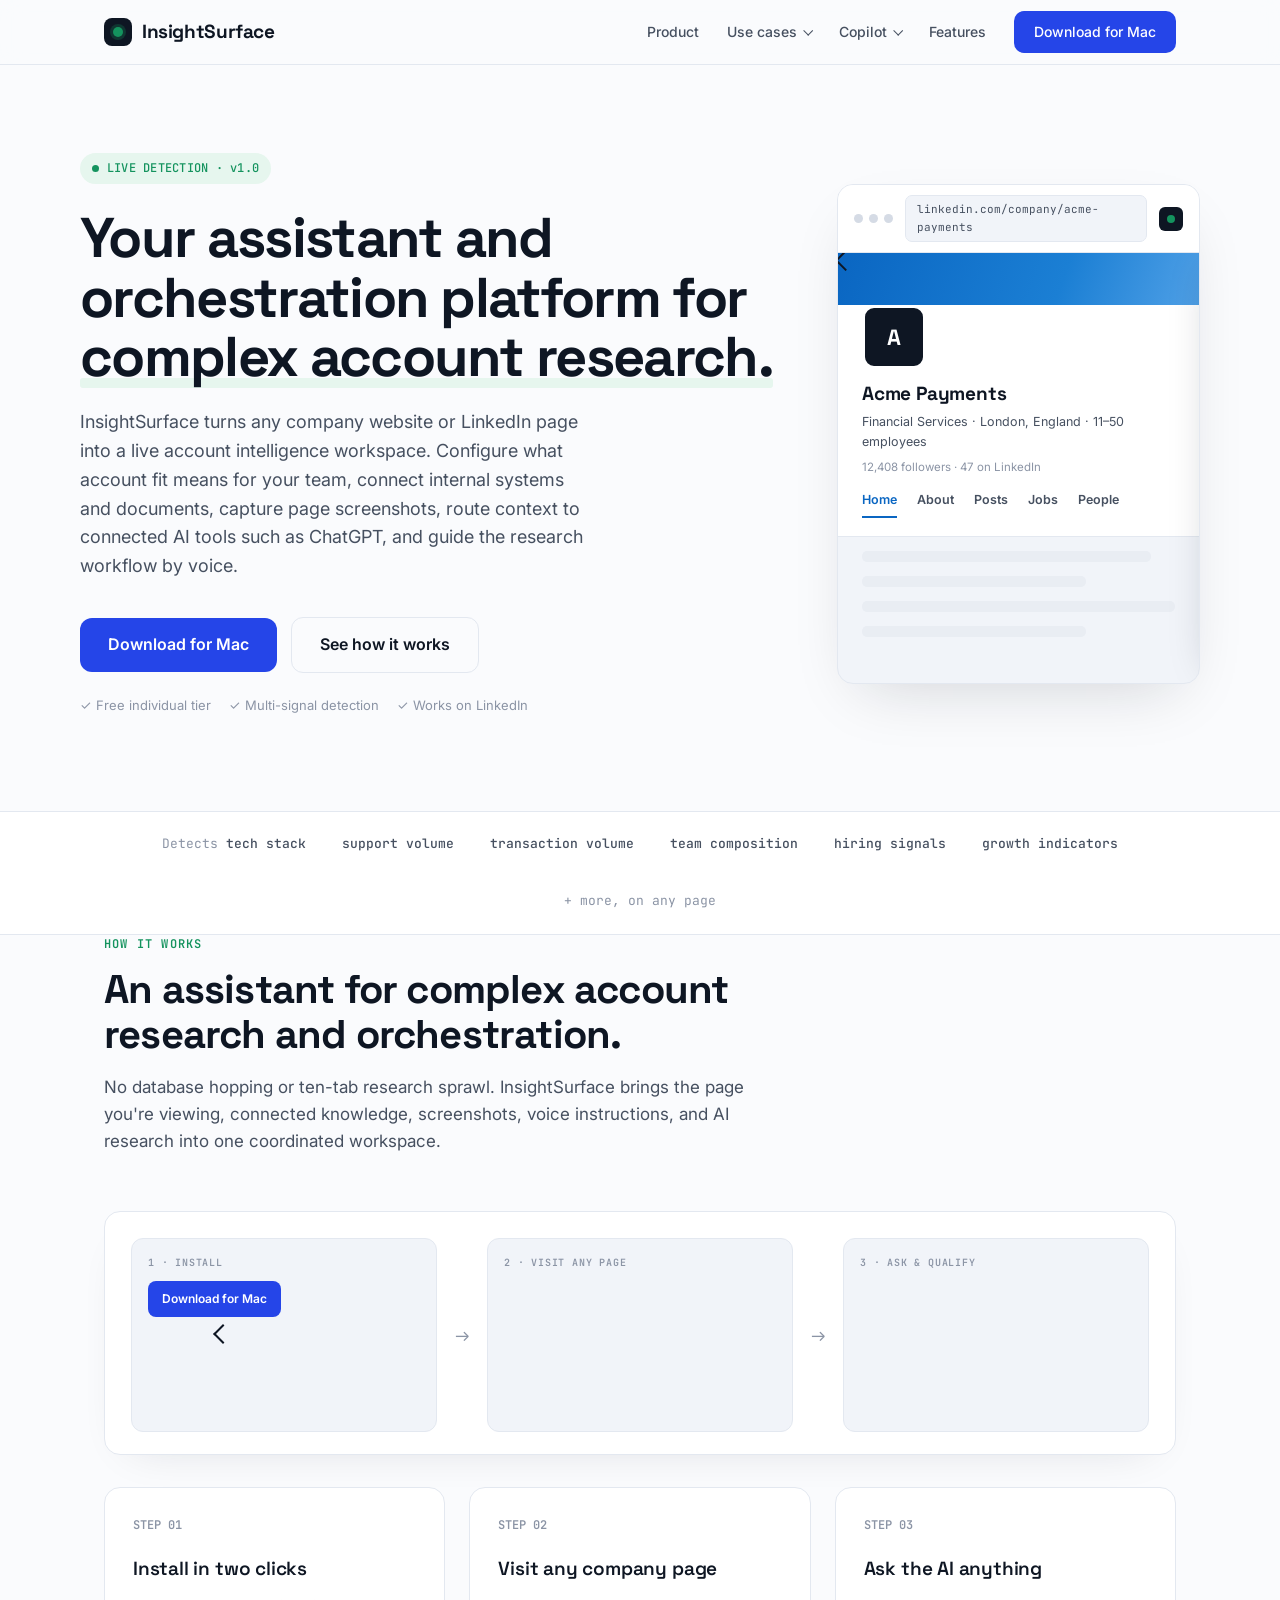
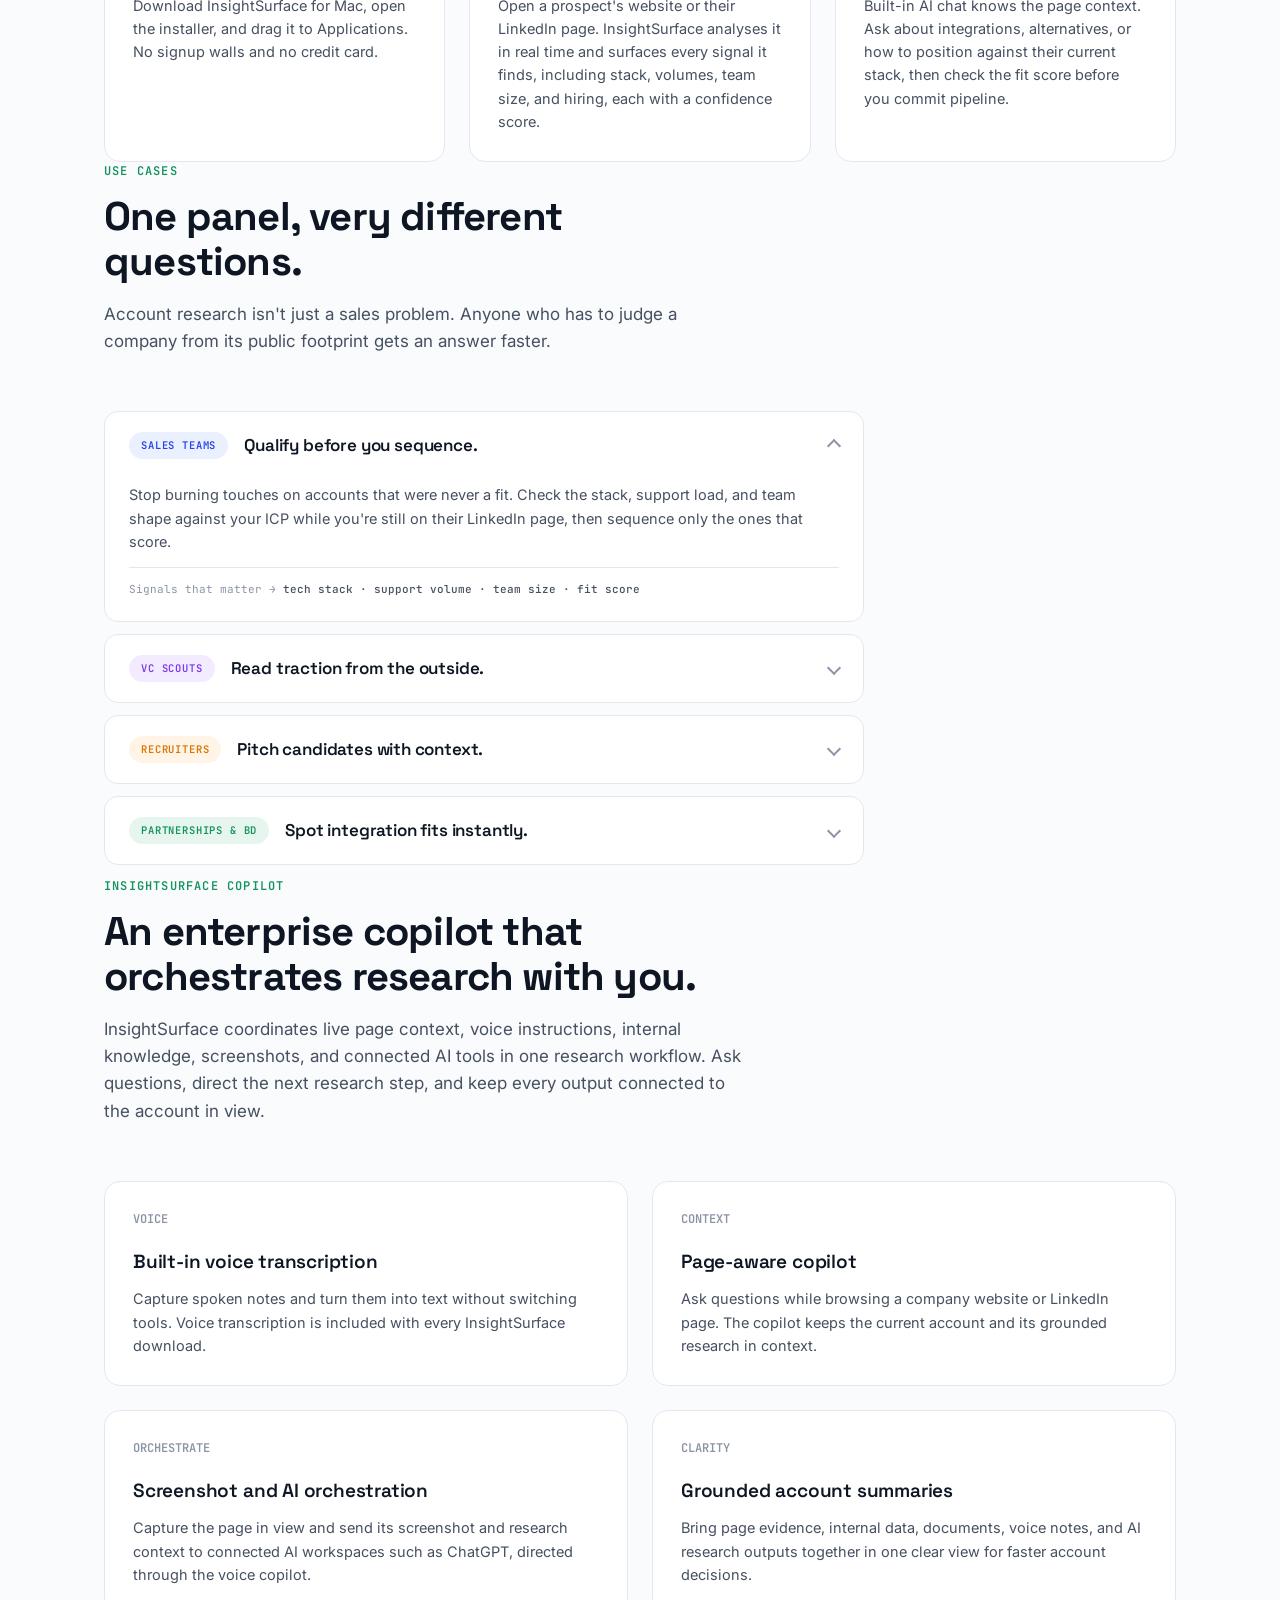
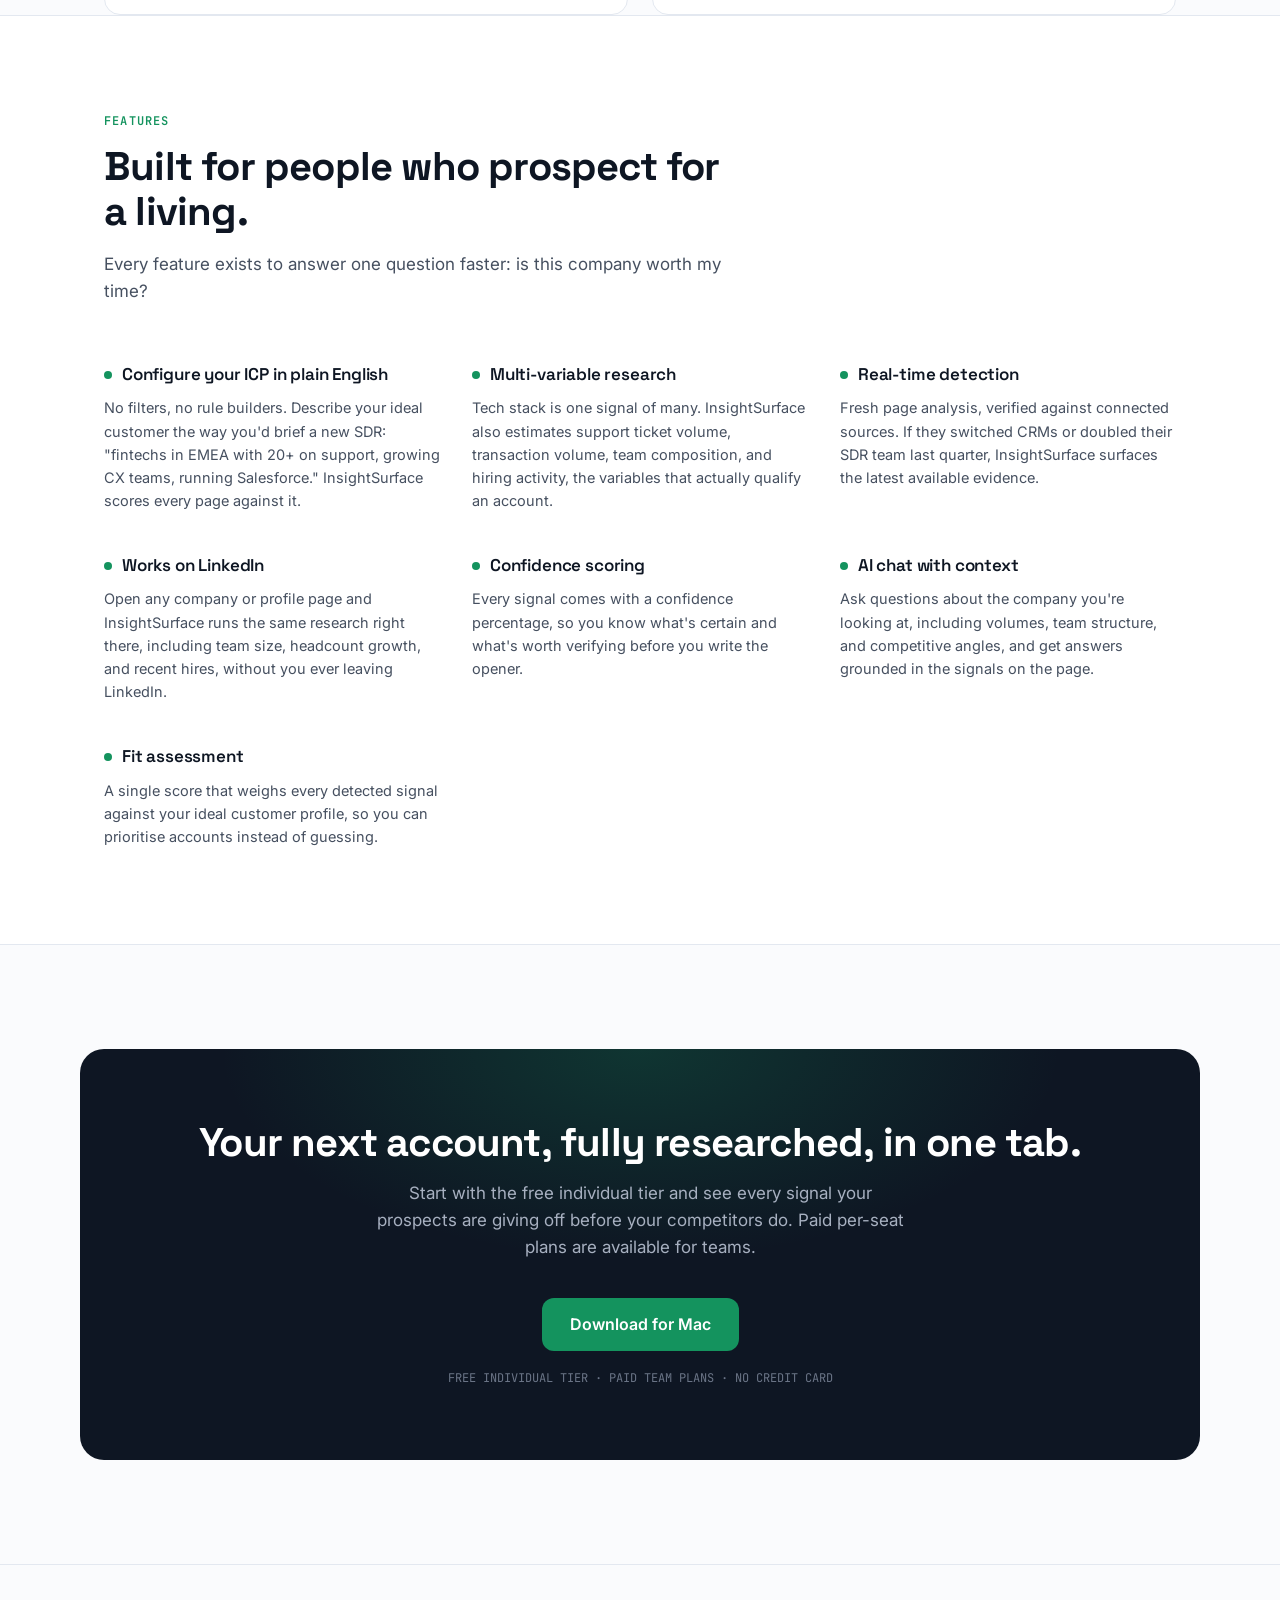
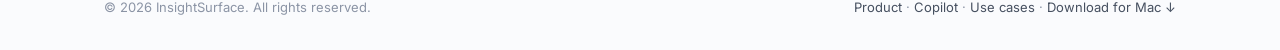
<file: index.html>
<!DOCTYPE html>
<html lang="en">
<head>
<meta charset="UTF-8">
<meta name="viewport" content="width=device-width, initial-scale=1.0">
<title>InsightSurface | Complex account research orchestration</title>
<meta name="description" content="InsightSurface is an assistant and orchestration platform for complex account research across live pages, internal systems, documents, screenshots, and connected AI tools.">
<link rel="preconnect" href="https://fonts.googleapis.com">
<link rel="preconnect" href="https://fonts.gstatic.com" crossorigin>
<link href="https://fonts.googleapis.com/css2?family=Space+Grotesk:wght@400;500;600;700&family=Inter:wght@400;500;600&family=JetBrains+Mono:wght@400;500;600&display=swap" rel="stylesheet">
<style>
:root {
  --paper: #FAFBFD;
  --ink: #0E1623;
  --ink-soft: #465060;
  --ink-faint: #8B94A5;
  --line: #E3E8F0;
  --signal: #14935E;        /* detection green */
  --signal-soft: #E6F6EE;
  --action: #2545E8;        /* CTA blue */
  --action-dark: #1B36C2;
  --chip-bg: #FFFFFF;
  --code-bg: #F1F4F9;
}
* { margin:0; padding:0; box-sizing:border-box; }
html { scroll-behavior:smooth; }
.uc { scroll-margin-top:84px; }
body {
  font-family:'Inter',-apple-system,sans-serif;
  background:var(--paper);
  color:var(--ink);
  line-height:1.6;
  -webkit-font-smoothing:antialiased;
}
::selection { background:var(--signal-soft); color:var(--signal); }

.wrap { max-width:1120px; margin:0 auto; padding:0 24px; }

/* ── NAV ─────────────────────────── */
nav {
  position:sticky; top:0; z-index:50;
  background:rgba(250,251,253,0.85);
  backdrop-filter:blur(12px);
  border-bottom:1px solid var(--line);
}
.nav-inner {
  display:flex; align-items:center; justify-content:space-between;
  height:64px;
}
.logo {
  display:flex; align-items:center; gap:10px;
  font-family:'Space Grotesk',sans-serif; font-weight:700; font-size:19px;
  color:var(--ink); text-decoration:none; letter-spacing:-0.02em;
}
.logo-mark {
  width:28px; height:28px; border-radius:8px;
  background:var(--ink);
  display:flex; align-items:center; justify-content:center;
  position:relative;
}
.logo-mark::after {
  content:''; width:10px; height:10px; border-radius:50%;
  background:var(--signal);
  box-shadow:0 0 0 3px rgba(20,147,94,0.25);
}
.nav-links { display:flex; align-items:center; gap:28px; }
.nav-links a {
  color:var(--ink-soft); text-decoration:none; font-size:14px; font-weight:500;
  transition:color .15s;
}
.nav-links a:hover { color:var(--ink); }

/* nav dropdown */
.nav-dd { position:relative; }
.nav-dd > button {
  display:flex; align-items:center; gap:7px;
  background:none; border:none; cursor:pointer;
  color:var(--ink-soft); font-family:'Inter',sans-serif;
  font-size:14px; font-weight:500; padding:8px 0;
  transition:color .15s;
}
.nav-dd > button:hover, .nav-dd.open > button { color:var(--ink); }
.nav-dd > button:focus-visible { outline:3px solid rgba(37,69,232,0.3); outline-offset:2px; border-radius:6px; }
.nav-dd-chev {
  width:7px; height:7px;
  border-right:1.6px solid currentColor; border-bottom:1.6px solid currentColor;
  transform:rotate(45deg) translateY(-1px); transition:transform .18s;
}
.nav-dd.open .nav-dd-chev { transform:rotate(225deg) translateY(-1px); }
.nav-dd-menu {
  position:absolute; top:calc(100% + 10px); left:50%; transform:translateX(-50%) translateY(-6px);
  min-width:230px; background:#fff; border:1px solid var(--line); border-radius:14px;
  box-shadow:0 20px 50px -18px rgba(14,22,35,0.22);
  padding:8px; opacity:0; visibility:hidden; transition:opacity .18s, transform .18s, visibility .18s;
  z-index:60;
}
.nav-dd.open .nav-dd-menu { opacity:1; visibility:visible; transform:translateX(-50%) translateY(0); }
.nav-dd-menu a {
  display:block; padding:10px 14px; border-radius:9px;
  color:var(--ink); font-size:14px; font-weight:500;
}
.nav-dd-menu a:hover { background:var(--code-bg); }
.nav-dd-menu a small {
  display:block; font-size:12px; font-weight:400; color:var(--ink-faint); margin-top:1px;
}
.nav-links a.btn, .nav-links a.btn:hover { color:#fff; }
a.btn, a.btn:hover { color:#fff; }
a.btn-ghost, a.btn-ghost:hover { color:var(--ink); }
.btn {
  display:inline-flex; align-items:center; gap:8px;
  background:var(--action); color:#fff;
  font-family:'Inter',sans-serif; font-weight:600; font-size:14px;
  padding:10px 20px; border-radius:10px; text-decoration:none;
  transition:background .15s, transform .15s;
  border:none; cursor:pointer;
}
.btn:hover { background:var(--action-dark); transform:translateY(-1px); }
.btn:focus-visible { outline:3px solid rgba(37,69,232,0.35); outline-offset:2px; }
.btn-lg { font-size:16px; padding:14px 28px; border-radius:12px; }
.btn-ghost {
  background:transparent; color:var(--ink); border:1.5px solid var(--line);
}
.btn-ghost:hover { background:#fff; border-color:var(--ink-faint); }

/* ── HERO ────────────────────────── */
.hero {
  display:grid; grid-template-columns:1fr 1fr; gap:64px; align-items:center;
  padding:88px 0 96px;
}
.eyebrow {
  display:inline-flex; align-items:center; gap:8px;
  font-family:'JetBrains Mono',monospace; font-size:12px; font-weight:500;
  color:var(--signal); background:var(--signal-soft);
  padding:6px 12px; border-radius:99px; margin-bottom:24px;
  letter-spacing:0.02em;
}
.eyebrow .dot {
  width:7px; height:7px; border-radius:50%; background:var(--signal);
  animation:pulse 2s ease-in-out infinite;
}
@keyframes pulse {
  0%,100% { box-shadow:0 0 0 0 rgba(20,147,94,0.4); }
  50% { box-shadow:0 0 0 6px rgba(20,147,94,0); }
}
h1 {
  font-family:'Space Grotesk',sans-serif; font-weight:700;
  font-size:clamp(38px,4.6vw,56px); line-height:1.06; letter-spacing:-0.03em;
  margin-bottom:22px;
}
h1 .underline {
  position:relative; white-space:nowrap;
}
h1 .underline::after {
  content:''; position:absolute; left:0; right:0; bottom:4px; height:10px;
  background:var(--signal-soft); z-index:-1; border-radius:3px;
}
.hero p.lede {
  font-size:18px; color:var(--ink-soft); max-width:46ch; margin-bottom:36px;
}
.hero-ctas { display:flex; gap:14px; flex-wrap:wrap; align-items:center; }
.hero-meta {
  margin-top:22px; font-size:13px; color:var(--ink-faint);
  display:flex; gap:18px; flex-wrap:wrap;
}
.hero-meta span { display:flex; align-items:center; gap:6px; }

/* ── BROWSER DEMO ───────────────── */
.demo {
  background:#fff; border:1px solid var(--line); border-radius:16px;
  box-shadow:0 24px 60px -24px rgba(14,22,35,0.18), 0 4px 16px -8px rgba(14,22,35,0.08);
  overflow:hidden;
}
.demo-bar {
  display:flex; align-items:center; gap:12px;
  padding:12px 16px; border-bottom:1px solid var(--line);
  background:var(--code-bg);
}
.demo-dots { display:flex; gap:6px; }
.demo-dots i { width:10px; height:10px; border-radius:50%; background:#D5DBE5; }
.demo-url {
  flex:1; font-family:'JetBrains Mono',monospace; font-size:12px;
  color:var(--ink-soft); background:#fff; border:1px solid var(--line);
  border-radius:8px; padding:6px 12px;
  overflow:hidden; white-space:nowrap; text-overflow:ellipsis;
}
.demo-ext {
  width:26px; height:26px; border-radius:7px; background:var(--ink);
  display:flex; align-items:center; justify-content:center; flex-shrink:0;
  position:relative;
}
.demo-ext::after {
  content:''; width:9px; height:9px; border-radius:50%; background:var(--signal);
}
.demo-body { padding:20px; }
.demo-label {
  font-family:'JetBrains Mono',monospace; font-size:11px; font-weight:600;
  color:var(--ink-faint); text-transform:uppercase; letter-spacing:0.08em;
  margin-bottom:14px; display:flex; align-items:center; gap:8px;
}
.scanline {
  flex:1; height:1px;
  background:linear-gradient(90deg, var(--line), transparent);
}
.chips { display:flex; flex-direction:column; gap:10px; }
.chip {
  display:flex; align-items:center; gap:12px;
  background:var(--chip-bg); border:1px solid var(--line); border-radius:11px;
  padding:11px 14px;
  opacity:0; transform:translateY(8px);
  animation:chipIn .5s cubic-bezier(0.2,0.8,0.3,1) forwards;
}
.chip:nth-child(1){ animation-delay:.4s; }
.chip:nth-child(2){ animation-delay:.9s; }
.chip:nth-child(3){ animation-delay:1.4s; }
.chip:nth-child(4){ animation-delay:1.9s; }
.chip:nth-child(5){ animation-delay:2.4s; }
@keyframes chipIn { to { opacity:1; transform:translateY(0); } }
.chip-icon {
  width:34px; height:34px; border-radius:9px; flex-shrink:0;
  display:flex; align-items:center; justify-content:center;
  font-family:'Space Grotesk',sans-serif; font-weight:700; font-size:14px;
  color:#fff;
}
.chip-info { flex:1; min-width:0; }
.chip-name { font-weight:600; font-size:14px; }
.chip-cat { font-size:12px; color:var(--ink-faint); }
.chip-conf {
  font-family:'JetBrains Mono',monospace; font-size:12px; font-weight:600;
  color:var(--signal); background:var(--signal-soft);
  padding:4px 10px; border-radius:7px; white-space:nowrap;
}
.demo-fit {
  margin-top:16px; padding:14px 16px;
  background:linear-gradient(135deg, #F2FBF6, #EAF7F0);
  border:1px solid #CBEBD9; border-radius:11px;
  display:flex; align-items:center; gap:12px;
  opacity:0; animation:chipIn .5s ease forwards; animation-delay:3s;
}
.fit-score {
  font-family:'Space Grotesk',sans-serif; font-weight:700; font-size:24px;
  color:var(--signal);
}
.fit-text { font-size:13px; color:var(--ink-soft); }
.fit-text strong { color:var(--ink); }

/* ── LOGO STRIP ─────────────────── */
.strip {
  border-top:1px solid var(--line); border-bottom:1px solid var(--line);
  padding:22px 0; background:#fff;
}
.strip-inner {
  display:flex; align-items:center; justify-content:center; gap:36px;
  flex-wrap:wrap;
  font-family:'JetBrains Mono',monospace; font-size:13px; color:var(--ink-faint);
}
.strip-inner b { color:var(--ink-soft); font-weight:500; }

/* ── SECTIONS ───────────────────── */
section { padding:96px 0; }
.sec-head { max-width:640px; margin-bottom:56px; }
.sec-eyebrow {
  font-family:'JetBrains Mono',monospace; font-size:12px; font-weight:600;
  color:var(--signal); text-transform:uppercase; letter-spacing:0.1em;
  margin-bottom:14px;
}
h2 {
  font-family:'Space Grotesk',sans-serif; font-weight:700;
  font-size:clamp(28px,3.4vw,40px); line-height:1.12; letter-spacing:-0.02em;
  margin-bottom:16px;
}
.sec-head p { font-size:17px; color:var(--ink-soft); }

/* how it works */
.hiw-anim {
  background:#fff; border:1px solid var(--line); border-radius:16px;
  padding:26px 26px 22px; margin-bottom:32px;
  box-shadow:0 16px 44px -28px rgba(14,22,35,0.16);
}
.hiw-stage {
  display:grid; grid-template-columns:1fr auto 1fr auto 1fr; gap:18px;
  align-items:stretch;
}
.hiw-card {
  border:1px solid var(--line); border-radius:12px; padding:16px;
  position:relative; overflow:hidden; min-height:148px;
  background:var(--code-bg);
}
.hiw-card .hiw-tag {
  font-family:'JetBrains Mono',monospace; font-size:10px; font-weight:600;
  letter-spacing:0.08em; text-transform:uppercase; color:var(--ink-faint);
  margin-bottom:10px;
}
.hiw-arrow {
  align-self:center; color:var(--ink-faint); font-size:18px;
  font-family:'Space Grotesk',sans-serif;
}
/* phase highlighting: 9s loop, 3 phases */
@keyframes phaseGlow1 { 0%,30% { border-color:var(--signal); box-shadow:0 0 0 3px var(--signal-soft); } 33%,100% { border-color:var(--line); box-shadow:none; } }
@keyframes phaseGlow2 { 0%,30% { border-color:var(--line); box-shadow:none; } 33%,63% { border-color:var(--signal); box-shadow:0 0 0 3px var(--signal-soft); } 66%,100% { border-color:var(--line); box-shadow:none; } }
@keyframes phaseGlow3 { 0%,63% { border-color:var(--line); box-shadow:none; } 66%,96% { border-color:var(--signal); box-shadow:0 0 0 3px var(--signal-soft); } 100% { border-color:var(--line); box-shadow:none; } }
.hiw-card:nth-of-type(1){ animation:phaseGlow1 9s infinite; }
.hiw-card:nth-of-type(3){ animation:phaseGlow2 9s infinite; }
.hiw-card:nth-of-type(5){ animation:phaseGlow3 9s infinite; }

/* phase 1: install; cursor clicks the button */
.hiw-install { display:flex; flex-direction:column; gap:10px; align-items:flex-start; }
.hiw-chrome-btn {
  background:var(--action); color:#fff; font-size:12px; font-weight:600;
  padding:8px 14px; border-radius:8px; position:relative;
}
@keyframes btnPress { 0%,8% { transform:scale(1); } 12% { transform:scale(0.94); } 16%,100% { transform:scale(1); } }
.hiw-chrome-btn { animation:btnPress 9s infinite; }
.hiw-cursor {
  position:absolute; width:14px; height:14px; pointer-events:none;
  border-left:2px solid var(--ink); border-bottom:2px solid var(--ink);
  transform:rotate(45deg);
  left:84px; top:88px;
  animation:cursorMove 9s infinite;
}
@keyframes cursorMove {
  0% { left:120px; top:110px; opacity:0; }
  5% { opacity:1; }
  10% { left:78px; top:74px; }
  14% { left:78px; top:74px; transform:rotate(45deg) scale(0.85); }
  20% { opacity:0; }
  100% { left:120px; top:110px; opacity:0; }
}
.hiw-installed {
  font-family:'JetBrains Mono',monospace; font-size:11px; color:var(--signal);
  opacity:0; animation:fadeP1 9s infinite;
}
@keyframes fadeP1 { 0%,14% { opacity:0; } 18%,30% { opacity:1; } 33%,100% { opacity:0; } }

/* phase 2: signals pop in */
.hiw-sig {
  display:flex; align-items:center; gap:8px;
  background:#fff; border:1px solid var(--line); border-radius:8px;
  padding:6px 10px; margin-bottom:7px;
  font-size:11.5px; font-weight:500;
  opacity:0; transform:translateY(6px);
}
.hiw-sig .pct { margin-left:auto; font-family:'JetBrains Mono',monospace; font-size:10px; color:var(--signal); font-weight:600; }
.hiw-sig i { width:7px; height:7px; border-radius:50%; flex-shrink:0; }
.hiw-sig:nth-child(2) { animation:sigIn1 9s infinite; }
.hiw-sig:nth-child(3) { animation:sigIn2 9s infinite; }
.hiw-sig:nth-child(4) { animation:sigIn3 9s infinite; }
@keyframes sigIn1 { 0%,35% { opacity:0; transform:translateY(6px); } 40%,63% { opacity:1; transform:translateY(0); } 66%,100% { opacity:0; } }
@keyframes sigIn2 { 0%,42% { opacity:0; transform:translateY(6px); } 47%,63% { opacity:1; transform:translateY(0); } 66%,100% { opacity:0; } }
@keyframes sigIn3 { 0%,49% { opacity:0; transform:translateY(6px); } 54%,63% { opacity:1; transform:translateY(0); } 66%,100% { opacity:0; } }

/* phase 3: chat + fit score */
.hiw-q {
  background:#fff; border:1px solid var(--line); border-radius:8px;
  padding:7px 10px; font-size:11.5px; margin-bottom:8px;
  opacity:0; animation:p3a 9s infinite;
}
.hiw-a {
  background:var(--signal-soft); border:1px solid #CBEBD9; border-radius:8px;
  padding:7px 10px; font-size:11.5px; color:#0F6E48;
  opacity:0; animation:p3b 9s infinite;
}
.hiw-fitline {
  margin-top:10px; display:flex; align-items:center; gap:8px;
  font-family:'Space Grotesk',sans-serif; font-weight:700; font-size:18px; color:var(--signal);
  opacity:0; animation:p3c 9s infinite;
}
.hiw-fitline small { font-family:'Inter',sans-serif; font-weight:500; font-size:11px; color:var(--ink-soft); }
@keyframes p3a { 0%,66% { opacity:0; } 71%,96% { opacity:1; } 100% { opacity:0; } }
@keyframes p3b { 0%,74% { opacity:0; } 79%,96% { opacity:1; } 100% { opacity:0; } }
@keyframes p3c { 0%,82% { opacity:0; } 87%,96% { opacity:1; } 100% { opacity:0; } }

@media (max-width: 880px) {
  .hiw-stage { grid-template-columns:1fr; }
  .hiw-arrow { transform:rotate(90deg); justify-self:center; }
}
@media (prefers-reduced-motion: reduce) {
  .hiw-card, .hiw-chrome-btn, .hiw-cursor, .hiw-installed,
  .hiw-sig, .hiw-q, .hiw-a, .hiw-fitline { animation:none !important; opacity:1 !important; transform:none !important; }
  .hiw-cursor { display:none; }
}
.steps { display:grid; grid-template-columns:repeat(3,1fr); gap:24px; }
.copilot-steps { grid-template-columns:repeat(2,1fr); }
.step {
  background:#fff; border:1px solid var(--line); border-radius:16px;
  padding:28px;
  transition:transform .2s, box-shadow .2s;
}
.step:hover {
  transform:translateY(-3px);
  box-shadow:0 16px 40px -20px rgba(14,22,35,0.15);
}
.step-num {
  font-family:'JetBrains Mono',monospace; font-size:12px; font-weight:600;
  color:var(--ink-faint); margin-bottom:18px;
}
.step h3 {
  font-family:'Space Grotesk',sans-serif; font-size:19px; font-weight:600;
  margin-bottom:10px; letter-spacing:-0.01em;
}
.step p { font-size:14.5px; color:var(--ink-soft); }

/* features */
.features { background:#fff; border-top:1px solid var(--line); border-bottom:1px solid var(--line); }
.feat-grid { display:grid; grid-template-columns:repeat(3,1fr); gap:40px 32px; }
.feat h3 {
  font-family:'Space Grotesk',sans-serif; font-size:17px; font-weight:600;
  margin-bottom:8px; display:flex; align-items:center; gap:10px;
  letter-spacing:-0.01em;
}
.feat-dot {
  width:8px; height:8px; border-radius:50%; background:var(--signal); flex-shrink:0;
}
.feat p { font-size:14.5px; color:var(--ink-soft); }


/* ── LINKEDIN DEMO ───────────────── */
.li-section { background:#fff; border-top:1px solid var(--line); border-bottom:1px solid var(--line); }
.li-demo {
  border:1px solid var(--line); border-radius:16px; overflow:hidden;
  box-shadow:0 24px 60px -24px rgba(14,22,35,0.18);
  background:var(--code-bg); width:100%;
}
.li-toolbar {
  display:flex; align-items:center; gap:12px;
  padding:10px 16px; background:#fff; border-bottom:1px solid var(--line);
  position:relative;
}
.li-toolbar .demo-dots i { width:9px; height:9px; }
.li-url {
  flex:1; font-family:'JetBrains Mono',monospace; font-size:11px;
  color:var(--ink-soft); background:var(--code-bg); border:1px solid var(--line);
  border-radius:7px; padding:5px 11px;
}
.li-ext-icon {
  width:24px; height:24px; border-radius:6px; background:var(--ink);
  display:flex; align-items:center; justify-content:center; flex-shrink:0;
  position:relative;
}
.li-ext-icon::after { content:''; width:8px; height:8px; border-radius:50%; background:var(--signal); }
@keyframes extPress { 0%,16% { transform:scale(1); box-shadow:none; } 19% { transform:scale(0.85); } 22%,30% { transform:scale(1); box-shadow:0 0 0 4px var(--signal-soft); } 36%,100% { transform:scale(1); box-shadow:none; } }
.li-ext-icon { animation:extPress 12s infinite; }

.li-body { position:relative; height:430px; overflow:hidden; }

/* the LinkedIn-style page */
.li-page { position:absolute; inset:0; padding:0; }
.li-banner { height:84px; background:linear-gradient(110deg,#0A66C2,#1B7FD4 60%,#54A3E8); }
.li-pagecard { background:#fff; border-bottom:1px solid var(--line); padding:0 24px 18px; }
.li-avatar {
  width:64px; height:64px; border-radius:12px; background:var(--ink);
  border:3px solid #fff; margin-top:-32px;
  display:flex; align-items:center; justify-content:center;
  font-family:'Space Grotesk',sans-serif; font-weight:700; color:#fff; font-size:22px;
}
.li-coname { font-family:'Space Grotesk',sans-serif; font-weight:700; font-size:19px; margin-top:10px; letter-spacing:-0.01em; }
.li-cosub { font-size:12.5px; color:var(--ink-soft); margin-top:2px; }
.li-costats { font-size:11.5px; color:var(--ink-faint); margin-top:6px; }
.li-tabs { display:flex; gap:20px; margin-top:14px; font-size:12.5px; font-weight:600; color:var(--ink-soft); }
.li-tabs span:first-child { color:#0A66C2; border-bottom:2px solid #0A66C2; padding-bottom:6px; }
.li-feedline { height:11px; border-radius:5px; background:#E9EDF3; margin:14px 24px 0; }
.li-feedline.short { width:62%; }
.li-feedline.mid { width:80%; }

/* the InsightSurface side panel sliding in */
.li-panel {
  position:absolute; top:0; right:0; bottom:0; width:262px;
  background:#fff; border-left:1px solid var(--line);
  box-shadow:-16px 0 40px -16px rgba(14,22,35,0.22);
  padding:16px;
  transform:translateX(105%);
  animation:panelSlide 12s infinite;
}
@keyframes panelSlide {
  0%,20% { transform:translateX(105%); }
  26%,92% { transform:translateX(0); }
  98%,100% { transform:translateX(105%); }
}
.li-panel-head {
  display:flex; align-items:center; gap:9px; padding-bottom:12px;
  border-bottom:1px solid var(--line); margin-bottom:12px;
}
.li-panel-logo {
  width:22px; height:22px; border-radius:6px; background:var(--ink);
  display:flex; align-items:center; justify-content:center;
}
.li-panel-logo::after { content:''; width:7px; height:7px; border-radius:50%; background:var(--signal); }
.li-panel-title { font-family:'Space Grotesk',sans-serif; font-weight:700; font-size:14px; }
.li-panel-co { margin-left:auto; font-family:'JetBrains Mono',monospace; font-size:9.5px; color:var(--ink-faint); }

.li-scanning {
  font-family:'JetBrains Mono',monospace; font-size:10.5px; color:var(--signal);
  display:flex; align-items:center; gap:7px; margin-bottom:10px;
  opacity:0; animation:scanShow 12s infinite;
}
.li-scanning .dot { width:6px; height:6px; border-radius:50%; background:var(--signal); animation:pulse 1.2s infinite; }
@keyframes scanShow { 0%,26% { opacity:0; } 29%,40% { opacity:1; } 44%,100% { opacity:0; } }

.li-row {
  display:flex; align-items:center; gap:8px;
  border:1px solid var(--line); border-radius:9px; padding:8px 10px; margin-bottom:7px;
  font-size:11.5px; font-weight:500; background:#fff;
  opacity:0; transform:translateY(6px);
}
.li-row i { width:7px; height:7px; border-radius:50%; flex-shrink:0; }
.li-row .pct { margin-left:auto; font-family:'JetBrains Mono',monospace; font-size:10px; font-weight:600; color:var(--signal); }
.li-row:nth-of-type(3) { animation:rowIn1 12s infinite; }
.li-row:nth-of-type(4) { animation:rowIn2 12s infinite; }
.li-row:nth-of-type(5) { animation:rowIn3 12s infinite; }
.li-row:nth-of-type(6) { animation:rowIn4 12s infinite; }
@keyframes rowIn1 { 0%,42% { opacity:0; transform:translateY(6px); } 46%,92% { opacity:1; transform:translateY(0); } 98%,100% { opacity:0; } }
@keyframes rowIn2 { 0%,48% { opacity:0; transform:translateY(6px); } 52%,92% { opacity:1; transform:translateY(0); } 98%,100% { opacity:0; } }
@keyframes rowIn3 { 0%,54% { opacity:0; transform:translateY(6px); } 58%,92% { opacity:1; transform:translateY(0); } 98%,100% { opacity:0; } }
@keyframes rowIn4 { 0%,60% { opacity:0; transform:translateY(6px); } 64%,92% { opacity:1; transform:translateY(0); } 98%,100% { opacity:0; } }

.li-fit {
  margin-top:12px; padding:12px;
  background:linear-gradient(135deg,#F2FBF6,#EAF7F0);
  border:1px solid #CBEBD9; border-radius:10px;
  opacity:0; transform:scale(0.96);
  animation:fitPop 12s infinite;
}
.li-fit-head {
  display:flex; align-items:center; gap:7px;
  font-family:'Space Grotesk',sans-serif; font-weight:700; font-size:13.5px;
  color:#0F6E48; letter-spacing:-0.01em;
}
.li-fit-check {
  width:17px; height:17px; border-radius:50%; background:var(--signal); color:#fff;
  display:inline-flex; align-items:center; justify-content:center;
  font-size:10px; font-family:'Inter',sans-serif; flex-shrink:0;
}
.li-fit-head .score { margin-left:auto; font-size:21px; }
.li-fit-sum {
  margin-top:8px; padding-top:8px; border-top:1px solid #CBEBD9;
  font-size:10.5px; color:var(--ink-soft); line-height:1.5;
}
.li-fit-sumtitle {
  font-family:'JetBrains Mono',monospace; font-size:9px; font-weight:600;
  letter-spacing:0.08em; text-transform:uppercase; color:#0F6E48; margin-bottom:3px;
}
@keyframes fitPop { 0%,68% { opacity:0; transform:scale(0.96); } 73%,92% { opacity:1; transform:scale(1); } 98%,100% { opacity:0; } }
.li-fit .score { font-family:'Space Grotesk',sans-serif; font-weight:700; color:var(--signal); }

/* cursor for the LinkedIn scene */
.li-cursor {
  position:absolute; width:15px; height:15px; z-index:10; pointer-events:none;
  border-left:2.5px solid var(--ink); border-bottom:2.5px solid var(--ink);
  transform:rotate(45deg);
  animation:liCursor 12s infinite;
}
@keyframes liCursor {
  0% { left:30%; top:55%; opacity:0; }
  4% { opacity:1; }
  10% { left:46%; top:38%; }
  16% { left:calc(100% - 56px); top:18px; }
  19% { left:calc(100% - 56px); top:18px; transform:rotate(45deg) scale(0.8); }
  24% { opacity:1; transform:rotate(45deg) scale(1); }
  30% { opacity:0; }
  100% { left:30%; top:55%; opacity:0; }
}

@media (max-width: 880px) {
  .li-body { height:470px; }
  .li-panel { width:230px; }
}
@media (prefers-reduced-motion: reduce) {
  .li-ext-icon, .li-panel, .li-scanning, .li-row, .li-fit, .li-cursor { animation:none !important; }
  .li-panel { transform:translateX(0); }
  .li-row, .li-fit { opacity:1; transform:none; }
  .li-scanning, .li-cursor { display:none; }
}


/* ── USE CASES (accordion) ──────── */
.uc-acc { max-width:760px; }
.uc {
  background:#fff; border:1px solid var(--line); border-radius:14px;
  margin-bottom:12px; overflow:hidden;
}
.uc summary {
  display:flex; align-items:center; gap:16px;
  padding:20px 24px; cursor:pointer; list-style:none;
  font-family:'Space Grotesk',sans-serif; font-size:17px; font-weight:600;
  letter-spacing:-0.01em; user-select:none;
  transition:background .15s;
}
.uc summary::-webkit-details-marker { display:none; }
.uc summary:hover { background:var(--code-bg); }
.uc summary:focus-visible { outline:3px solid rgba(37,69,232,0.3); outline-offset:-3px; }
.uc-who {
  font-family:'JetBrains Mono',monospace; font-size:10.5px; font-weight:600;
  text-transform:uppercase; letter-spacing:0.08em;
  padding:5px 12px; border-radius:99px; flex-shrink:0;
}
.uc-chev {
  margin-left:auto; flex-shrink:0;
  width:10px; height:10px;
  border-right:2px solid var(--ink-faint); border-bottom:2px solid var(--ink-faint);
  transform:rotate(45deg); transition:transform .2s;
}
.uc[open] .uc-chev { transform:rotate(225deg); }
.uc-body { padding:4px 24px 22px; }
.uc-body p { font-size:14.5px; color:var(--ink-soft); margin-bottom:14px; }
.uc-sig {
  font-family:'JetBrains Mono',monospace; font-size:11px; color:var(--ink-faint);
  border-top:1px solid var(--line); padding-top:12px; line-height:1.7;
}
.uc-sig b { color:var(--ink-soft); font-weight:500; }
@media (max-width: 880px) {
  .uc summary { font-size:15px; padding:16px 18px; gap:12px; flex-wrap:wrap; }
  .uc-body { padding:4px 18px 18px; }
}

/* CTA */
.cta-band { padding:104px 0; }
.cta-box {
  background:var(--ink); border-radius:24px;
  padding:72px 48px; text-align:center;
  position:relative; overflow:hidden;
}
.cta-box::before {
  content:''; position:absolute; inset:0;
  background:radial-gradient(600px 300px at 50% 0%, rgba(20,147,94,0.25), transparent 70%);
  pointer-events:none;
}
.cta-box h2 { color:#fff; margin-bottom:14px; position:relative; }
.cta-box p {
  color:#A7B0C0; font-size:17px; max-width:48ch; margin:0 auto 36px;
  position:relative;
}
.cta-box .btn-lg { position:relative; background:var(--signal); }
.cta-box .btn-lg:hover { background:#0F7A4D; }
.cta-note {
  margin-top:18px; font-family:'JetBrains Mono',monospace;
  font-size:12px; color:#6B7587; position:relative;
}

/* footer */
footer {
  border-top:1px solid var(--line);
  padding:32px 0; font-size:13px; color:var(--ink-faint);
}
.foot-inner { display:flex; justify-content:space-between; align-items:center; flex-wrap:wrap; gap:16px; }
.foot-inner a { color:var(--ink-soft); text-decoration:none; }
.foot-inner a:hover { color:var(--ink); }

/* responsive */
@media (max-width: 880px) {
  .hero { grid-template-columns:1fr; gap:48px; padding:56px 0 64px; }
  .steps, .feat-grid { grid-template-columns:1fr; }
  .nav-links a:not(.btn) { display:none; }
  .nav-dd { display:none; }
  section { padding:64px 0; }
  .cta-box { padding:56px 24px; }
}
@media (prefers-reduced-motion: reduce) {
  .chip, .demo-fit { animation:none; opacity:1; transform:none; }
  .eyebrow .dot { animation:none; }
  * { scroll-behavior:auto !important; transition:none !important; }
}
</style>
</head>
<body>

<nav>
  <div class="wrap nav-inner">
    <a href="#" class="logo"><span class="logo-mark"></span>InsightSurface</a>
    <div class="nav-links">
      <a href="/product/">Product</a>
      <div class="nav-dd" id="navDd">
        <button type="button" aria-expanded="false" aria-haspopup="true" onclick="toggleDd(event, 'navDd')">
          Use cases <span class="nav-dd-chev"></span>
        </button>
        <div class="nav-dd-menu" role="menu">
          <a href="/use-cases/#sales" role="menuitem">Sales teams<small>Qualify before you sequence</small></a>
          <a href="/use-cases/#venture" role="menuitem">VC scouts<small>Read traction from the outside</small></a>
          <a href="/use-cases/#recruiting" role="menuitem">Recruiters<small>Pitch candidates with context</small></a>
          <a href="/use-cases/#partnerships" role="menuitem">Partnerships &amp; BD<small>Spot integration fits instantly</small></a>
        </div>
      </div>
      <div class="nav-dd" id="copilotDd">
        <button type="button" aria-expanded="false" aria-haspopup="true" onclick="toggleDd(event, 'copilotDd')">
          Copilot <span class="nav-dd-chev"></span>
        </button>
        <div class="nav-dd-menu" role="menu">
          <a href="/copilot/#voice" role="menuitem">Voice transcription<small>Included with every InsightSurface download</small></a>
          <a href="/copilot/#context" role="menuitem">Page-aware copilot<small>Research and ask questions in context</small></a>
          <a href="/copilot/#orchestration" role="menuitem">Research orchestration<small>Capture screenshots and route context to connected AI tools</small></a>
          <a href="/copilot/#summaries" role="menuitem">Grounded summaries<small>Bring evidence, notes, and signals together</small></a>
        </div>
      </div>
      <a href="#features">Features</a>
      <a class="btn" href="/Scout-for-Mac.dmg" download>
        Download for Mac
      </a>
    </div>
  </div>
</nav>

<header class="wrap hero">
  <div>
    <span class="eyebrow"><span class="dot"></span>LIVE DETECTION · v1.0</span>
    <h1>Your assistant and orchestration platform for <span class="underline">complex account research.</span></h1>
    <p class="lede">InsightSurface turns any company website or LinkedIn page into a live account intelligence workspace. Configure what account fit means for your team, connect internal systems and documents, capture page screenshots, route context to connected AI tools such as ChatGPT, and guide the research workflow by voice.</p>
    <div class="hero-ctas">
      <a class="btn btn-lg" href="/Scout-for-Mac.dmg" download>Download for Mac</a>
      <a class="btn btn-lg btn-ghost" href="#how">See how it works</a>
    </div>
    <div class="hero-meta">
      <span>✓ Free individual tier</span>
      <span>✓ Multi-signal detection</span>
      <span>✓ Works on LinkedIn</span>
    </div>
  </div>

  <div class="li-demo" aria-hidden="true">
      <div class="li-toolbar">
        <div class="demo-dots"><i></i><i></i><i></i></div>
        <div class="li-url">linkedin.com/company/acme-payments</div>
        <div class="li-ext-icon" title="InsightSurface"></div>
      </div>
      <div class="li-body">
        <div class="li-cursor"></div>
        <div class="li-page">
          <div class="li-banner"></div>
          <div class="li-pagecard">
            <div class="li-avatar">A</div>
            <div class="li-coname">Acme Payments</div>
            <div class="li-cosub">Financial Services · London, England · 11–50 employees</div>
            <div class="li-costats">12,408 followers · 47 on LinkedIn</div>
            <div class="li-tabs"><span>Home</span><span>About</span><span>Posts</span><span>Jobs</span><span>People</span></div>
          </div>
          <div class="li-feedline mid"></div>
          <div class="li-feedline short"></div>
          <div class="li-feedline"></div>
          <div class="li-feedline short"></div>
        </div>
        <div class="li-panel">
          <div class="li-panel-head">
            <div class="li-panel-logo"></div>
            <div class="li-panel-title">InsightSurface</div>
            <div class="li-panel-co">ILLUSTRATIVE</div>
          </div>
          <div class="li-scanning"><span class="dot"></span>analysing page…</div>
          <div class="li-row"><i style="background:#2545E8;"></i>High transaction volume <span class="pct">94%</span></div>
          <div class="li-row"><i style="background:#7C3AED;"></i>14 SDRs · 3 hired recently <span class="pct">97%</span></div>
          <div class="li-row"><i style="background:#D97706;"></i>Est. 12k+ tickets / month <span class="pct">89%</span></div>
          <div class="li-row"><i style="background:#00A1E0;"></i>Salesforce + Stripe stack <span class="pct">96%</span></div>
          <div class="li-fit">
            <div class="li-fit-head">
              <span class="li-fit-check">✓</span> Strong fit detected
              <span class="score">87</span>
            </div>
            <div class="li-fit-sum">
              <div class="li-fit-sumtitle">Account summary</div>
              High-volume payments company with a scaling CX team and rising support load. Stack matches ICP. Recommended: add to sequence this week.
            </div>
          </div>
        </div>
      </div>
    </div>
</header>

<div class="strip">
  <div class="wrap strip-inner">
    <span>Detects <b>tech stack</b></span>
    <span><b>support volume</b></span>
    <span><b>transaction volume</b></span>
    <span><b>team composition</b></span>
    <span><b>hiring signals</b></span>
    <span><b>growth indicators</b></span>
    <span>+ more, on any page</span>
  </div>
</div>

<section id="how" class="wrap">
  <div class="sec-head">
    <div class="sec-eyebrow">How it works</div>
    <h2>An assistant for complex account research and orchestration.</h2>
    <p>No database hopping or ten-tab research sprawl. InsightSurface brings the page you're viewing, connected knowledge, screenshots, voice instructions, and AI research into one coordinated workspace.</p>
  </div>
  <div class="hiw-anim" aria-hidden="true">
    <div class="hiw-stage">
      <div class="hiw-card">
        <div class="hiw-tag">1 · Install</div>
        <div class="hiw-install">
          <div class="hiw-chrome-btn">Download for Mac</div>
          <div class="hiw-installed">✓ downloaded</div>
        </div>
        <div class="hiw-cursor"></div>
      </div>
      <div class="hiw-arrow">→</div>
      <div class="hiw-card">
        <div class="hiw-tag">2 · Visit any page</div>
        <div class="hiw-sig"><i style="background:#2545E8;"></i>High transaction volume <span class="pct">94%</span></div>
        <div class="hiw-sig"><i style="background:#7C3AED;"></i>14 SDRs · from LinkedIn <span class="pct">97%</span></div>
        <div class="hiw-sig"><i style="background:#D97706;"></i>Heavy support load <span class="pct">89%</span></div>
      </div>
      <div class="hiw-arrow">→</div>
      <div class="hiw-card">
        <div class="hiw-tag">3 · Ask &amp; qualify</div>
        <div class="hiw-q">Worth adding to my sequence?</div>
        <div class="hiw-a">Yes, volume is high and the CX team is scaling.</div>
        <div class="hiw-fitline">87 <small>fit score · strong</small></div>
      </div>
    </div>
  </div>

  <div class="steps">
    <div class="step">
      <div class="step-num">STEP 01</div>
      <h3>Install in two clicks</h3>
      <p>Download InsightSurface for Mac, open the installer, and drag it to Applications. No signup walls and no credit card.</p>
    </div>
    <div class="step">
      <div class="step-num">STEP 02</div>
      <h3>Visit any company page</h3>
      <p>Open a prospect's website or their LinkedIn page. InsightSurface analyses it in real time and surfaces every signal it finds, including stack, volumes, team size, and hiring, each with a confidence score.</p>
    </div>
    <div class="step">
      <div class="step-num">STEP 03</div>
      <h3>Ask the AI anything</h3>
      <p>Built-in AI chat knows the page context. Ask about integrations, alternatives, or how to position against their current stack, then check the fit score before you commit pipeline.</p>
    </div>
  </div>
</section>

<section id="use-cases" class="wrap">
  <div class="sec-head">
    <div class="sec-eyebrow">Use cases</div>
    <h2>One panel, very different questions.</h2>
    <p>Account research isn't just a sales problem. Anyone who has to judge a company from its public footprint gets an answer faster.</p>
  </div>
  <div class="uc-acc">
    <details class="uc" id="uc-sales" open>
      <summary><span class="uc-who" style="background:#EBF0FF;color:#2545E8;">Sales teams</span>Qualify before you sequence.<span class="uc-chev"></span></summary>
      <div class="uc-body">
        <p>Stop burning touches on accounts that were never a fit. Check the stack, support load, and team shape against your ICP while you're still on their LinkedIn page, then sequence only the ones that score.</p>
        <div class="uc-sig">Signals that matter → <b>tech stack · support volume · team size · fit score</b></div>
      </div>
    </details>
    <details class="uc" id="uc-vc">
      <summary><span class="uc-who" style="background:#F3EBFF;color:#7C3AED;">VC scouts</span>Read traction from the outside.<span class="uc-chev"></span></summary>
      <div class="uc-body">
        <p>Headcount growth, hiring velocity, transaction volume, and tooling maturity tell you more than a pitch deck. Scan a portfolio prospect's page and see the operating signals before the first call.</p>
        <div class="uc-sig">Signals that matter → <b>hiring velocity · headcount growth · transaction volume</b></div>
      </div>
    </details>
    <details class="uc" id="uc-rec">
      <summary><span class="uc-who" style="background:#FFF4E5;color:#D97706;">Recruiters</span>Pitch candidates with context.<span class="uc-chev"></span></summary>
      <div class="uc-body">
        <p>Know how fast a team is growing, which functions they're hiring into, and what they're building with, so your outreach to both clients and candidates lands with specifics, not guesses.</p>
        <div class="uc-sig">Signals that matter → <b>open roles · team composition · recent hires · stack</b></div>
      </div>
    </details>
    <details class="uc" id="uc-bd">
      <summary><span class="uc-who" style="background:#E6F6EE;color:#14935E;">Partnerships &amp; BD</span>Spot integration fits instantly.<span class="uc-chev"></span></summary>
      <div class="uc-body">
        <p>See whether a potential partner already runs the platforms you integrate with, how big their customer operation is, and whether the timing signals (hiring, growth, and volume) say now or later.</p>
        <div class="uc-sig">Signals that matter → <b>platform overlap · CX scale · growth indicators</b></div>
      </div>
    </details>
  </div>
</section>

<section id="copilot" class="wrap">
  <div class="sec-head">
    <div class="sec-eyebrow">InsightSurface Copilot</div>
    <h2>An enterprise copilot that orchestrates research with you.</h2>
    <p>InsightSurface coordinates live page context, voice instructions, internal knowledge, screenshots, and connected AI tools in one research workflow. Ask questions, direct the next research step, and keep every output connected to the account in view.</p>
  </div>
  <div class="steps copilot-steps">
    <div class="step">
      <div class="step-num">VOICE</div>
      <h3>Built-in voice transcription</h3>
      <p>Capture spoken notes and turn them into text without switching tools. Voice transcription is included with every InsightSurface download.</p>
    </div>
    <div class="step">
      <div class="step-num">CONTEXT</div>
      <h3>Page-aware copilot</h3>
      <p>Ask questions while browsing a company website or LinkedIn page. The copilot keeps the current account and its grounded research in context.</p>
    </div>
    <div class="step">
      <div class="step-num">ORCHESTRATE</div>
      <h3>Screenshot and AI orchestration</h3>
      <p>Capture the page in view and send its screenshot and research context to connected AI workspaces such as ChatGPT, directed through the voice copilot.</p>
    </div>
    <div class="step">
      <div class="step-num">CLARITY</div>
      <h3>Grounded account summaries</h3>
      <p>Bring page evidence, internal data, documents, voice notes, and AI research outputs together in one clear view for faster account decisions.</p>
    </div>
  </div>
</section>

<section id="features" class="features">
  <div class="wrap">
    <div class="sec-head">
      <div class="sec-eyebrow">Features</div>
      <h2>Built for people who prospect for a living.</h2>
      <p>Every feature exists to answer one question faster: is this company worth my time?</p>
    </div>
    <div class="feat-grid">
      <div class="feat">
        <h3><span class="feat-dot"></span>Configure your ICP in plain English</h3>
        <p>No filters, no rule builders. Describe your ideal customer the way you'd brief a new SDR: "fintechs in EMEA with 20+ on support, growing CX teams, running Salesforce." InsightSurface scores every page against it.</p>
      </div>
      <div class="feat">
        <h3><span class="feat-dot"></span>Multi-variable research</h3>
        <p>Tech stack is one signal of many. InsightSurface also estimates support ticket volume, transaction volume, team composition, and hiring activity, the variables that actually qualify an account.</p>
      </div>
      <div class="feat">
        <h3><span class="feat-dot"></span>Real-time detection</h3>
        <p>Fresh page analysis, verified against connected sources. If they switched CRMs or doubled their SDR team last quarter, InsightSurface surfaces the latest available evidence.</p>
      </div>
      <div class="feat">
        <h3><span class="feat-dot"></span>Works on LinkedIn</h3>
        <p>Open any company or profile page and InsightSurface runs the same research right there, including team size, headcount growth, and recent hires, without you ever leaving LinkedIn.</p>
      </div>
      <div class="feat">
        <h3><span class="feat-dot"></span>Confidence scoring</h3>
        <p>Every signal comes with a confidence percentage, so you know what's certain and what's worth verifying before you write the opener.</p>
      </div>
      <div class="feat">
        <h3><span class="feat-dot"></span>AI chat with context</h3>
        <p>Ask questions about the company you're looking at, including volumes, team structure, and competitive angles, and get answers grounded in the signals on the page.</p>
      </div>
      <div class="feat">
        <h3><span class="feat-dot"></span>Fit assessment</h3>
        <p>A single score that weighs every detected signal against your ideal customer profile, so you can prioritise accounts instead of guessing.</p>
      </div>
    </div>
  </div>
</section>



<div class="cta-band wrap">
  <div class="cta-box">
    <h2>Your next account, fully researched, in one tab.</h2>
    <p>Start with the free individual tier and see every signal your prospects are giving off before your competitors do. Paid per-seat plans are available for teams.</p>
    <a class="btn btn-lg" href="/Scout-for-Mac.dmg" download>Download for Mac</a>
    <div class="cta-note">FREE INDIVIDUAL TIER · PAID TEAM PLANS · NO CREDIT CARD</div>
  </div>
</div>

<footer>
  <div class="wrap foot-inner">
    <span>© 2026 InsightSurface. All rights reserved.</span>
    <span><a href="/product/">Product</a> · <a href="/copilot/">Copilot</a> · <a href="/use-cases/">Use cases</a> · <a href="/Scout-for-Mac.dmg" download>Download for Mac ↓</a></span>
  </div>
</footer>

<script>
function toggleDd(e, id){
  e.stopPropagation();
  var dd = document.getElementById(id);
  document.querySelectorAll('.nav-dd.open').forEach(function(other){
    if(other !== dd){
      other.classList.remove('open');
      other.querySelector('button').setAttribute('aria-expanded','false');
    }
  });
  var open = dd.classList.toggle('open');
  dd.querySelector('button').setAttribute('aria-expanded', open);
}
function closeDd(){
  document.querySelectorAll('.nav-dd.open').forEach(function(dd){
    dd.classList.remove('open');
    dd.querySelector('button').setAttribute('aria-expanded','false');
  });
}
function openUc(id){
  closeDd();
  var el = document.getElementById(id);
  if(el){ el.setAttribute('open',''); }
}
document.addEventListener('click', function(e){
  if(!e.target.closest('.nav-dd')) closeDd();
});
document.addEventListener('keydown', function(e){
  if(e.key === 'Escape') closeDd();
});
</script>
</body>
</html>
</file>
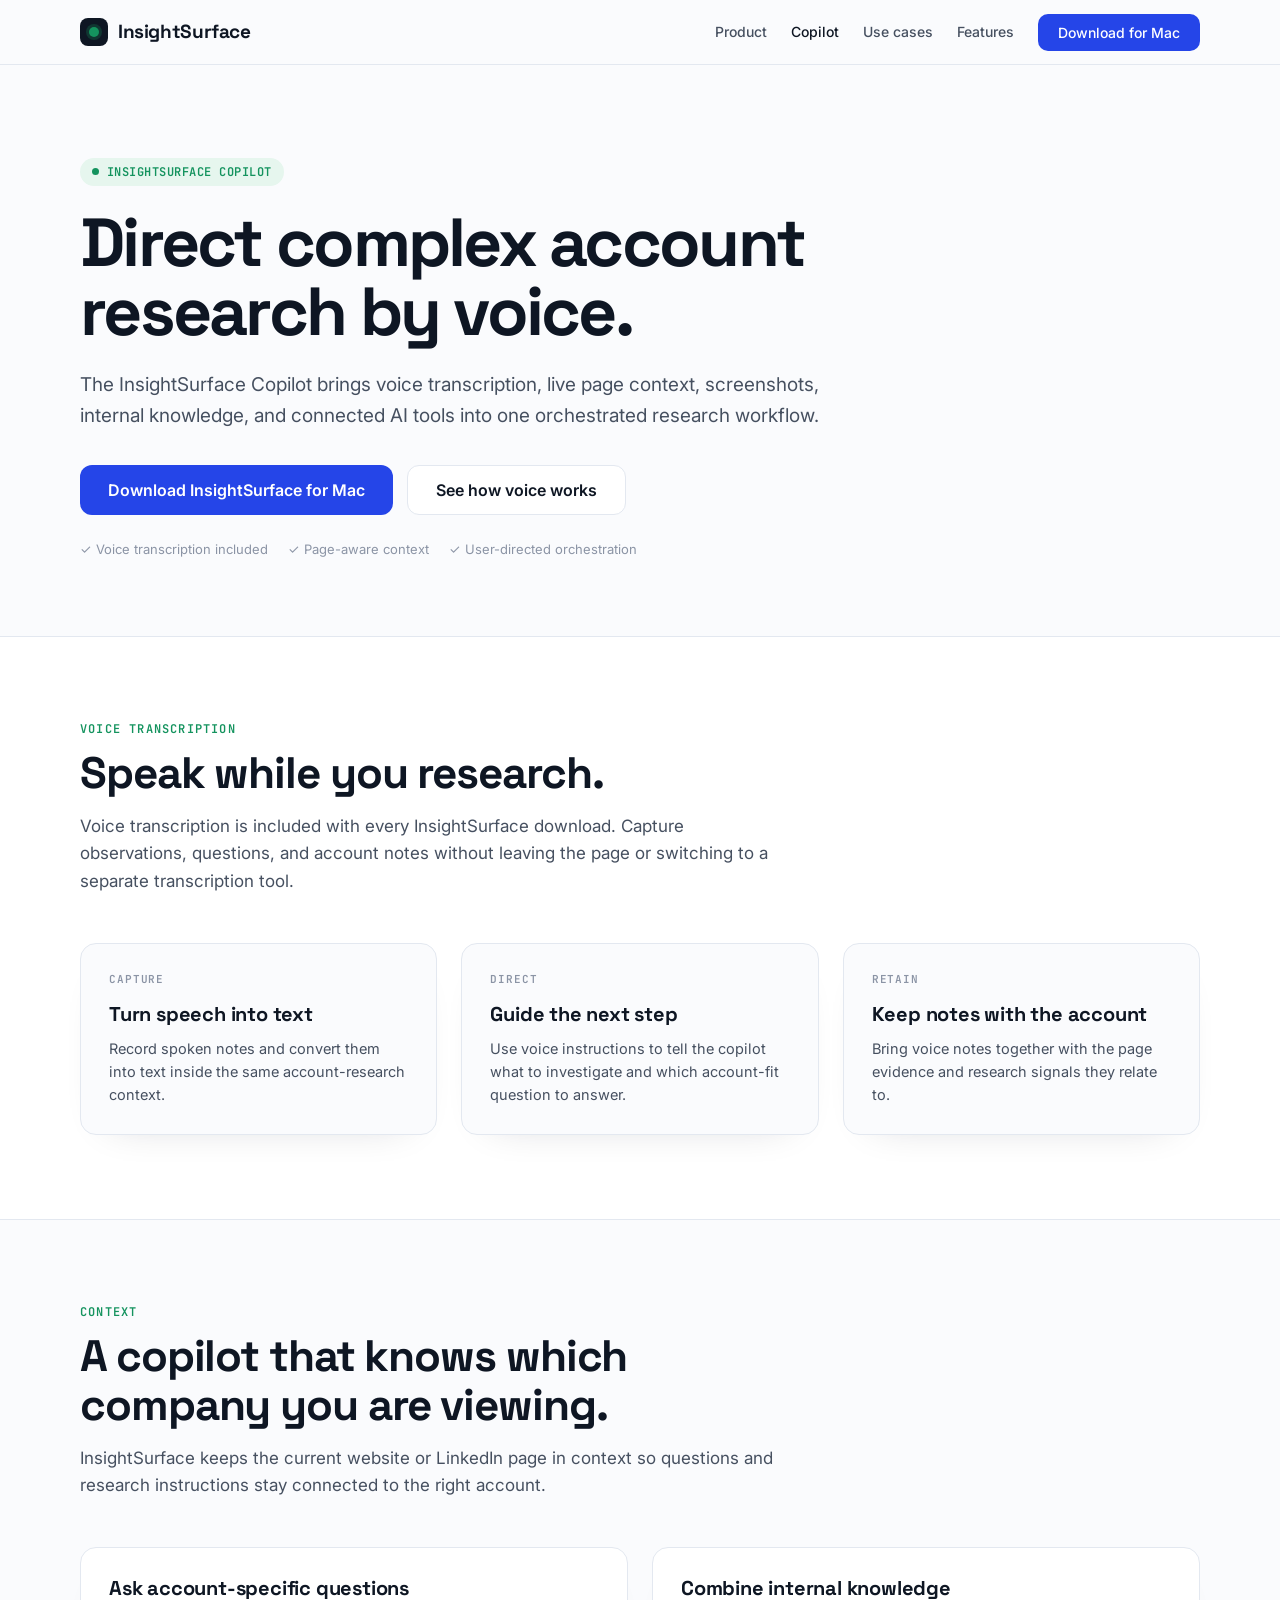
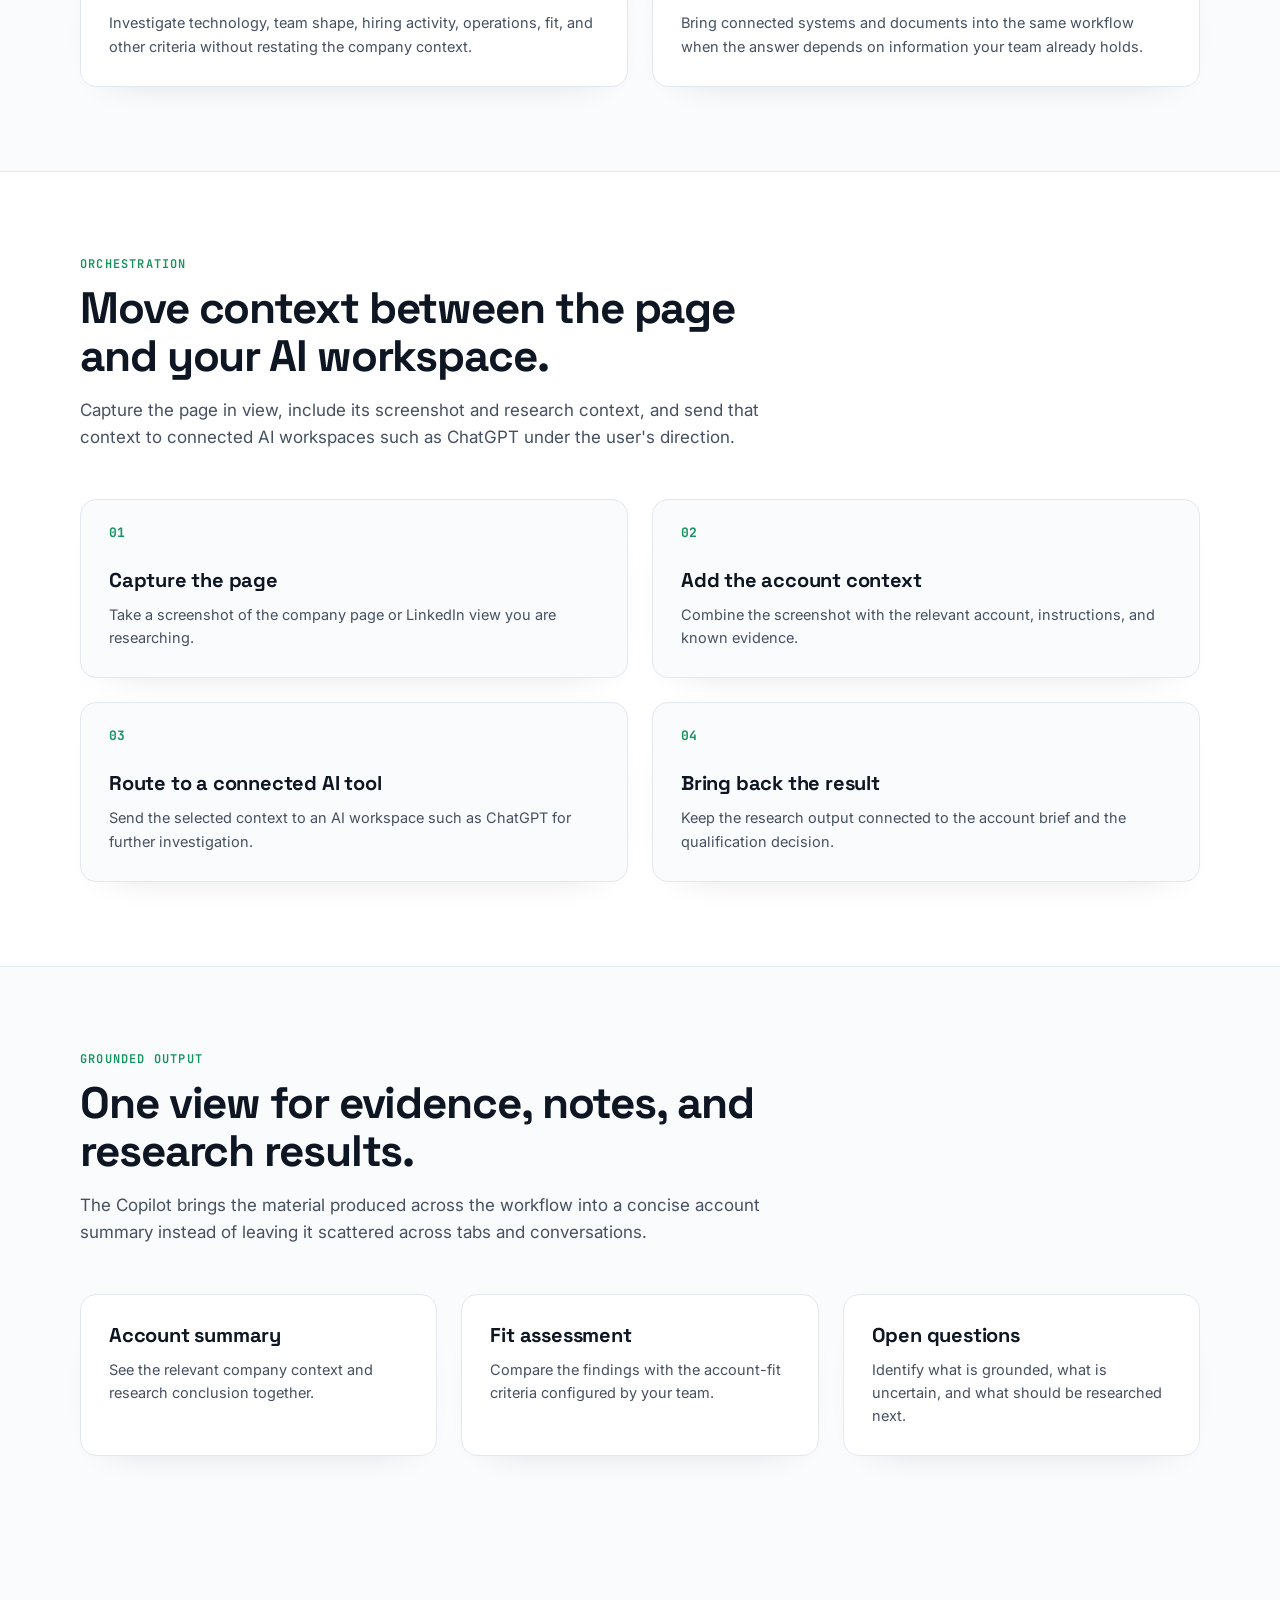
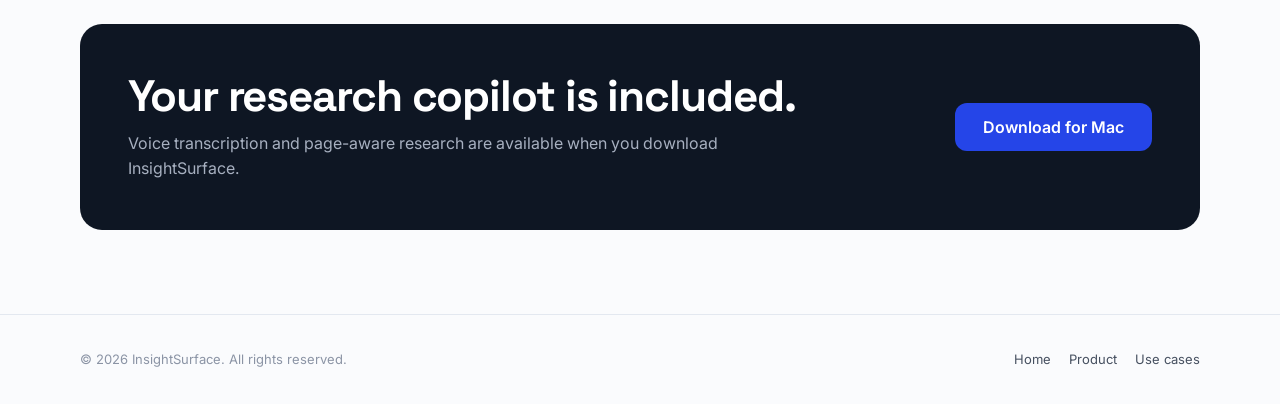
<file: copilot/index.html>
<!DOCTYPE html>
<html lang="en">
<head>
  <meta charset="UTF-8">
  <meta name="viewport" content="width=device-width, initial-scale=1.0">
  <title>Copilot | InsightSurface</title>
  <meta name="description" content="Direct complex account research by voice with page context, transcription, screenshots, connected AI tools, and grounded outputs.">
  <link rel="preconnect" href="https://fonts.googleapis.com">
  <link rel="preconnect" href="https://fonts.gstatic.com" crossorigin>
  <link href="https://fonts.googleapis.com/css2?family=Space+Grotesk:wght@400;500;600;700&amp;family=Inter:wght@400;500;600&amp;family=JetBrains+Mono:wght@400;500;600&amp;display=swap" rel="stylesheet">
  <link rel="stylesheet" href="/site.css">
</head>
<body>
  <nav>
    <div class="wrap nav-inner">
      <a class="logo" href="/"><span class="logo-mark"></span>InsightSurface</a>
      <div class="nav-links">
        <a href="/product/">Product</a>
        <a class="active" href="/copilot/">Copilot</a>
        <a href="/use-cases/">Use cases</a>
        <a href="/#features">Features</a>
        <a class="btn" href="/Scout-for-Mac.dmg" download>Download for Mac</a>
      </div>
    </div>
  </nav>

  <main>
    <header class="wrap page-hero">
      <div class="eyebrow">InsightSurface Copilot</div>
      <h1>Direct complex account research by voice.</h1>
      <p class="lede">The InsightSurface Copilot brings voice transcription, live page context, screenshots, internal knowledge, and connected AI tools into one orchestrated research workflow.</p>
      <div class="hero-actions"><a class="btn btn-lg" href="/Scout-for-Mac.dmg" download>Download InsightSurface for Mac</a><a class="btn btn-lg btn-secondary" href="#voice">See how voice works</a></div>
      <div class="hero-proof"><span>✓ Voice transcription included</span><span>✓ Page-aware context</span><span>✓ User-directed orchestration</span></div>
    </header>

    <section class="surface" id="voice">
      <div class="wrap">
        <div class="section-head"><div class="kicker">Voice transcription</div><h2>Speak while you research.</h2><p>Voice transcription is included with every InsightSurface download. Capture observations, questions, and account notes without leaving the page or switching to a separate transcription tool.</p></div>
        <div class="grid grid-3">
          <article class="card"><div class="card-tag">Capture</div><h3>Turn speech into text</h3><p>Record spoken notes and convert them into text inside the same account-research context.</p></article>
          <article class="card"><div class="card-tag">Direct</div><h3>Guide the next step</h3><p>Use voice instructions to tell the copilot what to investigate and which account-fit question to answer.</p></article>
          <article class="card"><div class="card-tag">Retain</div><h3>Keep notes with the account</h3><p>Bring voice notes together with the page evidence and research signals they relate to.</p></article>
        </div>
      </div>
    </section>

    <section id="context">
      <div class="wrap">
        <div class="section-head"><div class="kicker">Context</div><h2>A copilot that knows which company you are viewing.</h2><p>InsightSurface keeps the current website or LinkedIn page in context so questions and research instructions stay connected to the right account.</p></div>
        <div class="grid grid-2">
          <article class="card"><h3>Ask account-specific questions</h3><p>Investigate technology, team shape, hiring activity, operations, fit, and other criteria without restating the company context.</p></article>
          <article class="card"><h3>Combine internal knowledge</h3><p>Bring connected systems and documents into the same workflow when the answer depends on information your team already holds.</p></article>
        </div>
      </div>
    </section>

    <section class="surface" id="orchestration">
      <div class="wrap">
        <div class="section-head"><div class="kicker">Orchestration</div><h2>Move context between the page and your AI workspace.</h2><p>Capture the page in view, include its screenshot and research context, and send that context to connected AI workspaces such as ChatGPT under the user's direction.</p></div>
        <div class="grid grid-2 workflow">
          <article class="card"><h3>Capture the page</h3><p>Take a screenshot of the company page or LinkedIn view you are researching.</p></article>
          <article class="card"><h3>Add the account context</h3><p>Combine the screenshot with the relevant account, instructions, and known evidence.</p></article>
          <article class="card"><h3>Route to a connected AI tool</h3><p>Send the selected context to an AI workspace such as ChatGPT for further investigation.</p></article>
          <article class="card"><h3>Bring back the result</h3><p>Keep the research output connected to the account brief and the qualification decision.</p></article>
        </div>
      </div>
    </section>

    <section id="summaries">
      <div class="wrap">
        <div class="section-head"><div class="kicker">Grounded output</div><h2>One view for evidence, notes, and research results.</h2><p>The Copilot brings the material produced across the workflow into a concise account summary instead of leaving it scattered across tabs and conversations.</p></div>
        <div class="grid grid-3"><article class="card"><h3>Account summary</h3><p>See the relevant company context and research conclusion together.</p></article><article class="card"><h3>Fit assessment</h3><p>Compare the findings with the account-fit criteria configured by your team.</p></article><article class="card"><h3>Open questions</h3><p>Identify what is grounded, what is uncertain, and what should be researched next.</p></article></div>
      </div>
    </section>

    <section><div class="wrap callout"><div><h2>Your research copilot is included.</h2><p>Voice transcription and page-aware research are available when you download InsightSurface.</p></div><a class="btn btn-lg" href="/Scout-for-Mac.dmg" download>Download for Mac</a></div></section>
  </main>

  <footer><div class="wrap footer-inner"><span>© 2026 InsightSurface. All rights reserved.</span><div class="footer-links"><a href="/">Home</a><a href="/product/">Product</a><a href="/use-cases/">Use cases</a></div></div></footer>
</body>
</html>
</file>
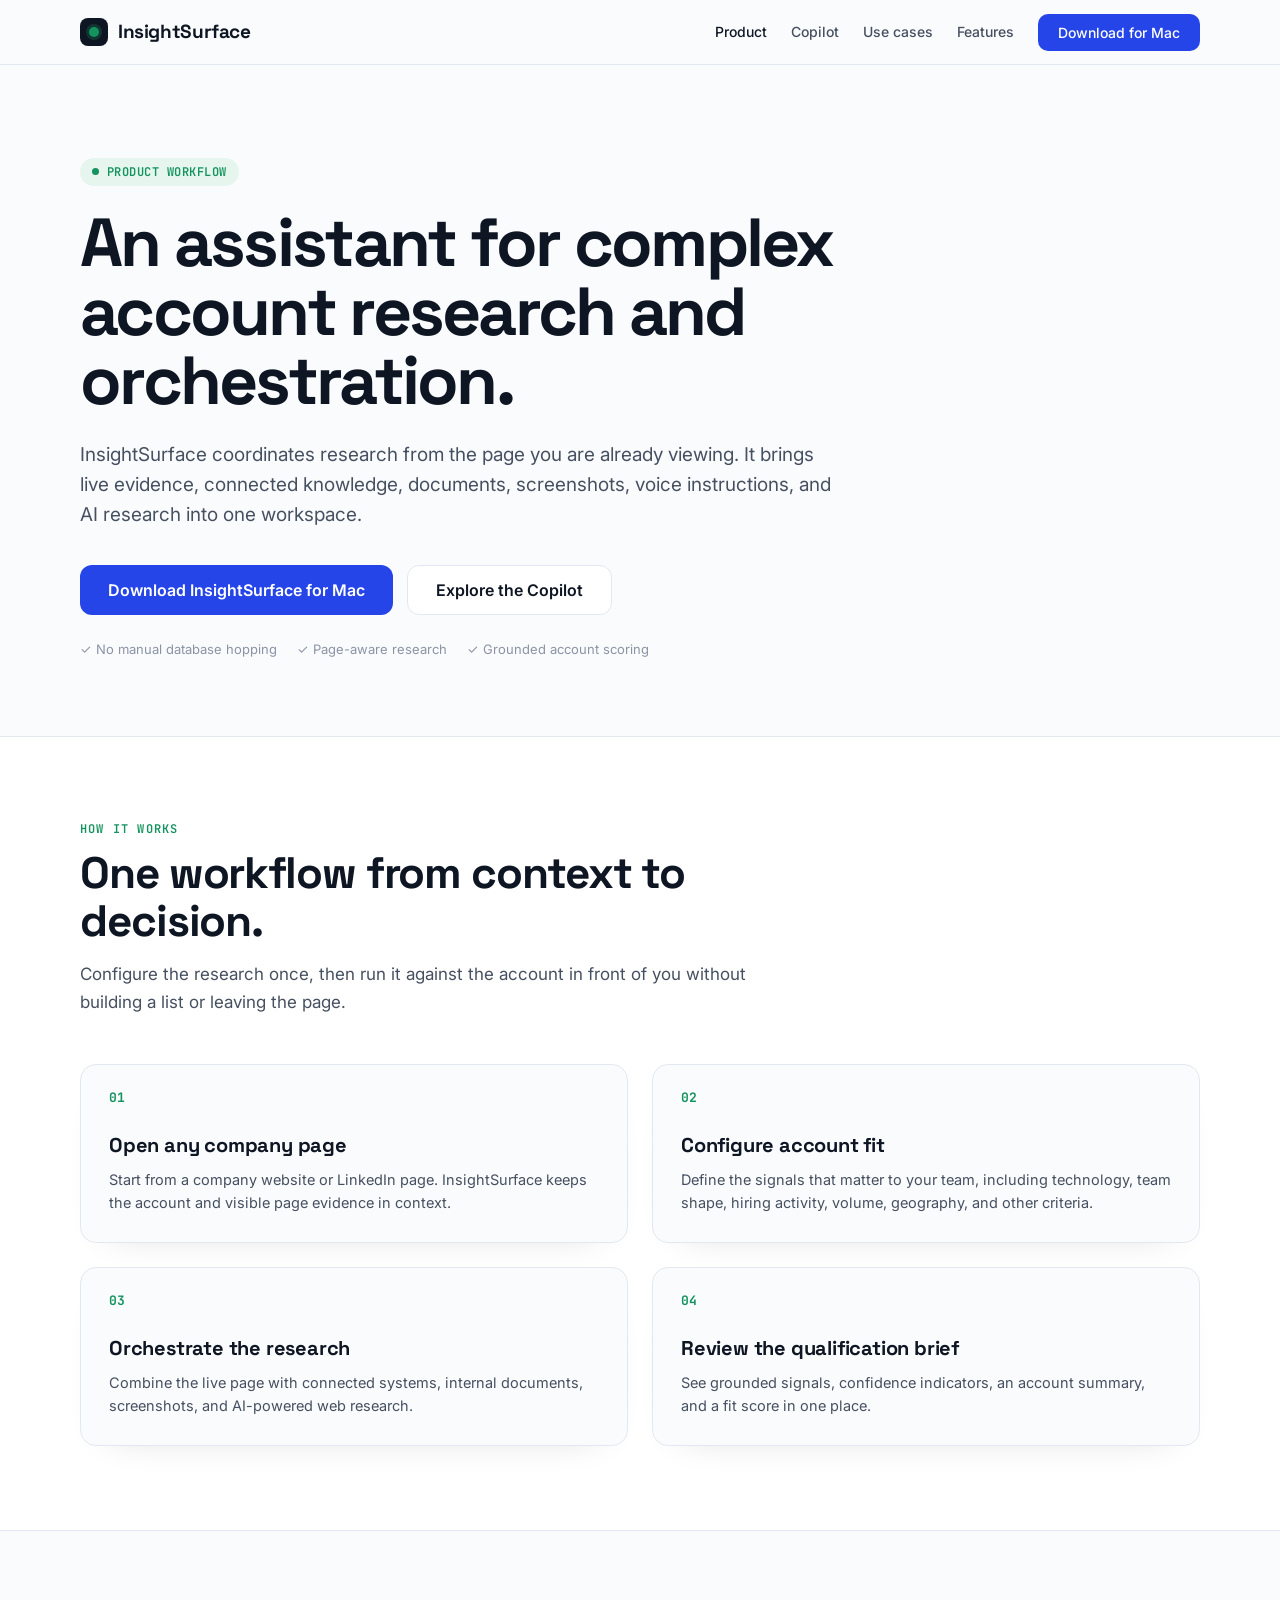
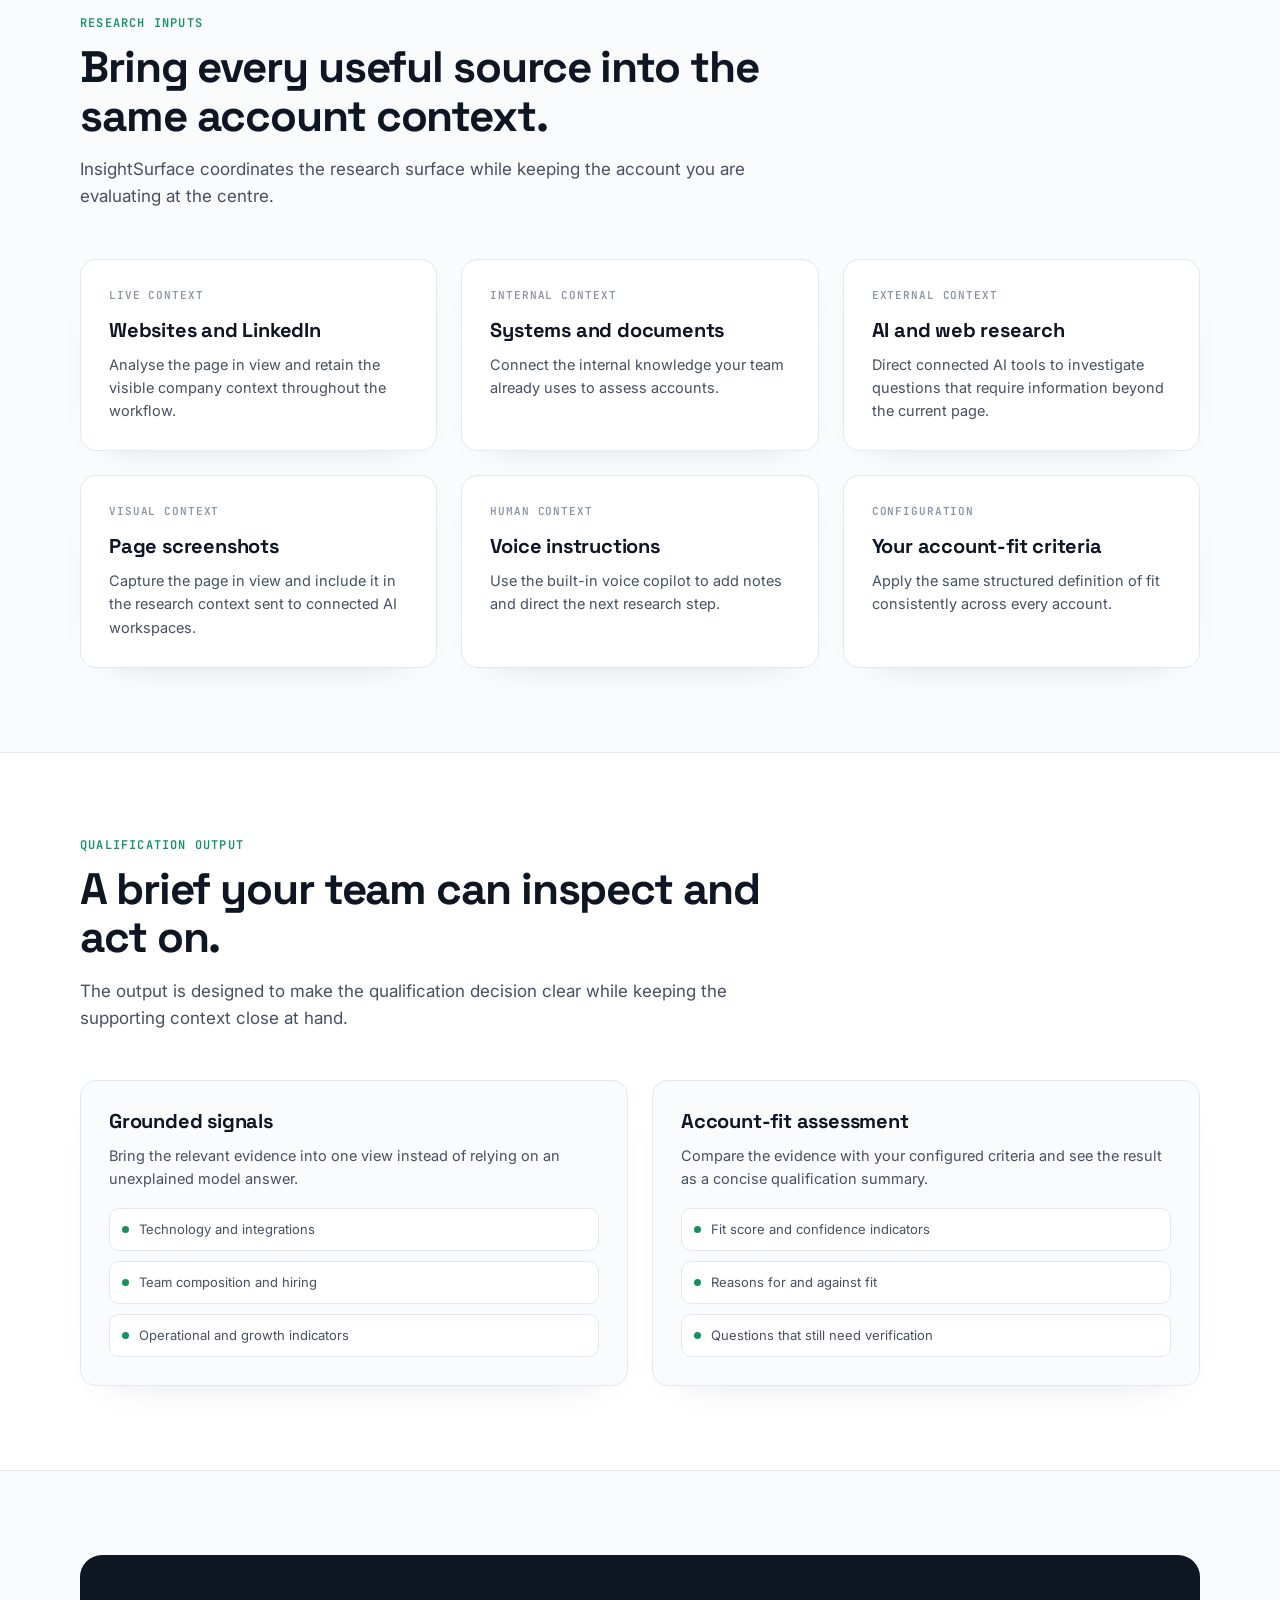
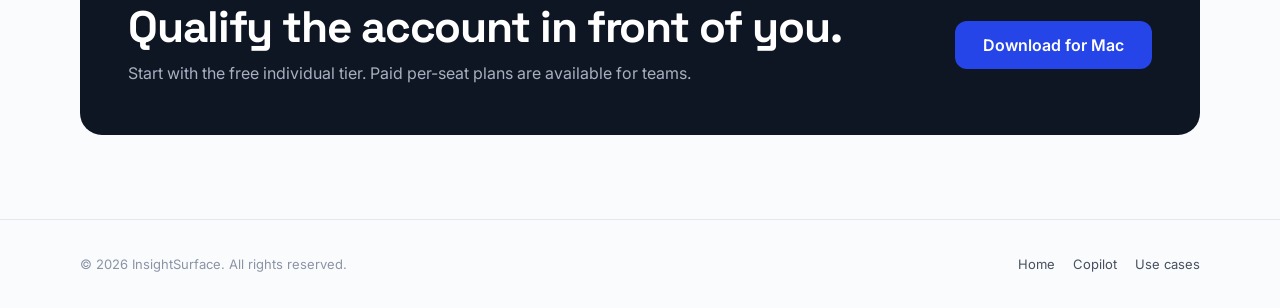
<file: product/index.html>
<!DOCTYPE html>
<html lang="en">
<head>
  <meta charset="UTF-8">
  <meta name="viewport" content="width=device-width, initial-scale=1.0">
  <title>Product | InsightSurface</title>
  <meta name="description" content="See how InsightSurface assists and orchestrates complex account research across live pages, connected knowledge, documents, screenshots, voice, and AI tools.">
  <link rel="preconnect" href="https://fonts.googleapis.com">
  <link rel="preconnect" href="https://fonts.gstatic.com" crossorigin>
  <link href="https://fonts.googleapis.com/css2?family=Space+Grotesk:wght@400;500;600;700&amp;family=Inter:wght@400;500;600&amp;family=JetBrains+Mono:wght@400;500;600&amp;display=swap" rel="stylesheet">
  <link rel="stylesheet" href="/site.css">
</head>
<body>
  <nav>
    <div class="wrap nav-inner">
      <a class="logo" href="/"><span class="logo-mark"></span>InsightSurface</a>
      <div class="nav-links">
        <a class="active" href="/product/">Product</a>
        <a href="/copilot/">Copilot</a>
        <a href="/use-cases/">Use cases</a>
        <a href="/#features">Features</a>
        <a class="btn" href="/Scout-for-Mac.dmg" download>Download for Mac</a>
      </div>
    </div>
  </nav>

  <main>
    <header class="wrap page-hero">
      <div class="eyebrow">Product workflow</div>
      <h1>An assistant for complex account research and orchestration.</h1>
      <p class="lede">InsightSurface coordinates research from the page you are already viewing. It brings live evidence, connected knowledge, documents, screenshots, voice instructions, and AI research into one workspace.</p>
      <div class="hero-actions">
        <a class="btn btn-lg" href="/Scout-for-Mac.dmg" download>Download InsightSurface for Mac</a>
        <a class="btn btn-lg btn-secondary" href="/copilot/">Explore the Copilot</a>
      </div>
      <div class="hero-proof"><span>✓ No manual database hopping</span><span>✓ Page-aware research</span><span>✓ Grounded account scoring</span></div>
    </header>

    <section class="surface">
      <div class="wrap">
        <div class="section-head">
          <div class="kicker">How it works</div>
          <h2>One workflow from context to decision.</h2>
          <p>Configure the research once, then run it against the account in front of you without building a list or leaving the page.</p>
        </div>
        <div class="grid grid-2 workflow">
          <article class="card">
            <h3>Open any company page</h3>
            <p>Start from a company website or LinkedIn page. InsightSurface keeps the account and visible page evidence in context.</p>
          </article>
          <article class="card">
            <h3>Configure account fit</h3>
            <p>Define the signals that matter to your team, including technology, team shape, hiring activity, volume, geography, and other criteria.</p>
          </article>
          <article class="card">
            <h3>Orchestrate the research</h3>
            <p>Combine the live page with connected systems, internal documents, screenshots, and AI-powered web research.</p>
          </article>
          <article class="card">
            <h3>Review the qualification brief</h3>
            <p>See grounded signals, confidence indicators, an account summary, and a fit score in one place.</p>
          </article>
        </div>
      </div>
    </section>

    <section>
      <div class="wrap">
        <div class="section-head">
          <div class="kicker">Research inputs</div>
          <h2>Bring every useful source into the same account context.</h2>
          <p>InsightSurface coordinates the research surface while keeping the account you are evaluating at the centre.</p>
        </div>
        <div class="grid grid-3">
          <article class="card"><div class="card-tag">Live context</div><h3>Websites and LinkedIn</h3><p>Analyse the page in view and retain the visible company context throughout the workflow.</p></article>
          <article class="card"><div class="card-tag">Internal context</div><h3>Systems and documents</h3><p>Connect the internal knowledge your team already uses to assess accounts.</p></article>
          <article class="card"><div class="card-tag">External context</div><h3>AI and web research</h3><p>Direct connected AI tools to investigate questions that require information beyond the current page.</p></article>
          <article class="card"><div class="card-tag">Visual context</div><h3>Page screenshots</h3><p>Capture the page in view and include it in the research context sent to connected AI workspaces.</p></article>
          <article class="card"><div class="card-tag">Human context</div><h3>Voice instructions</h3><p>Use the built-in voice copilot to add notes and direct the next research step.</p></article>
          <article class="card"><div class="card-tag">Configuration</div><h3>Your account-fit criteria</h3><p>Apply the same structured definition of fit consistently across every account.</p></article>
        </div>
      </div>
    </section>

    <section class="surface">
      <div class="wrap">
        <div class="section-head">
          <div class="kicker">Qualification output</div>
          <h2>A brief your team can inspect and act on.</h2>
          <p>The output is designed to make the qualification decision clear while keeping the supporting context close at hand.</p>
        </div>
        <div class="grid grid-2">
          <article class="card"><h3>Grounded signals</h3><p>Bring the relevant evidence into one view instead of relying on an unexplained model answer.</p><div class="signal-list"><div class="signal">Technology and integrations</div><div class="signal">Team composition and hiring</div><div class="signal">Operational and growth indicators</div></div></article>
          <article class="card"><h3>Account-fit assessment</h3><p>Compare the evidence with your configured criteria and see the result as a concise qualification summary.</p><div class="signal-list"><div class="signal">Fit score and confidence indicators</div><div class="signal">Reasons for and against fit</div><div class="signal">Questions that still need verification</div></div></article>
        </div>
      </div>
    </section>

    <section>
      <div class="wrap callout">
        <div><h2>Qualify the account in front of you.</h2><p>Start with the free individual tier. Paid per-seat plans are available for teams.</p></div>
        <a class="btn btn-lg" href="/Scout-for-Mac.dmg" download>Download for Mac</a>
      </div>
    </section>
  </main>

  <footer><div class="wrap footer-inner"><span>© 2026 InsightSurface. All rights reserved.</span><div class="footer-links"><a href="/">Home</a><a href="/copilot/">Copilot</a><a href="/use-cases/">Use cases</a></div></div></footer>
</body>
</html>
</file>
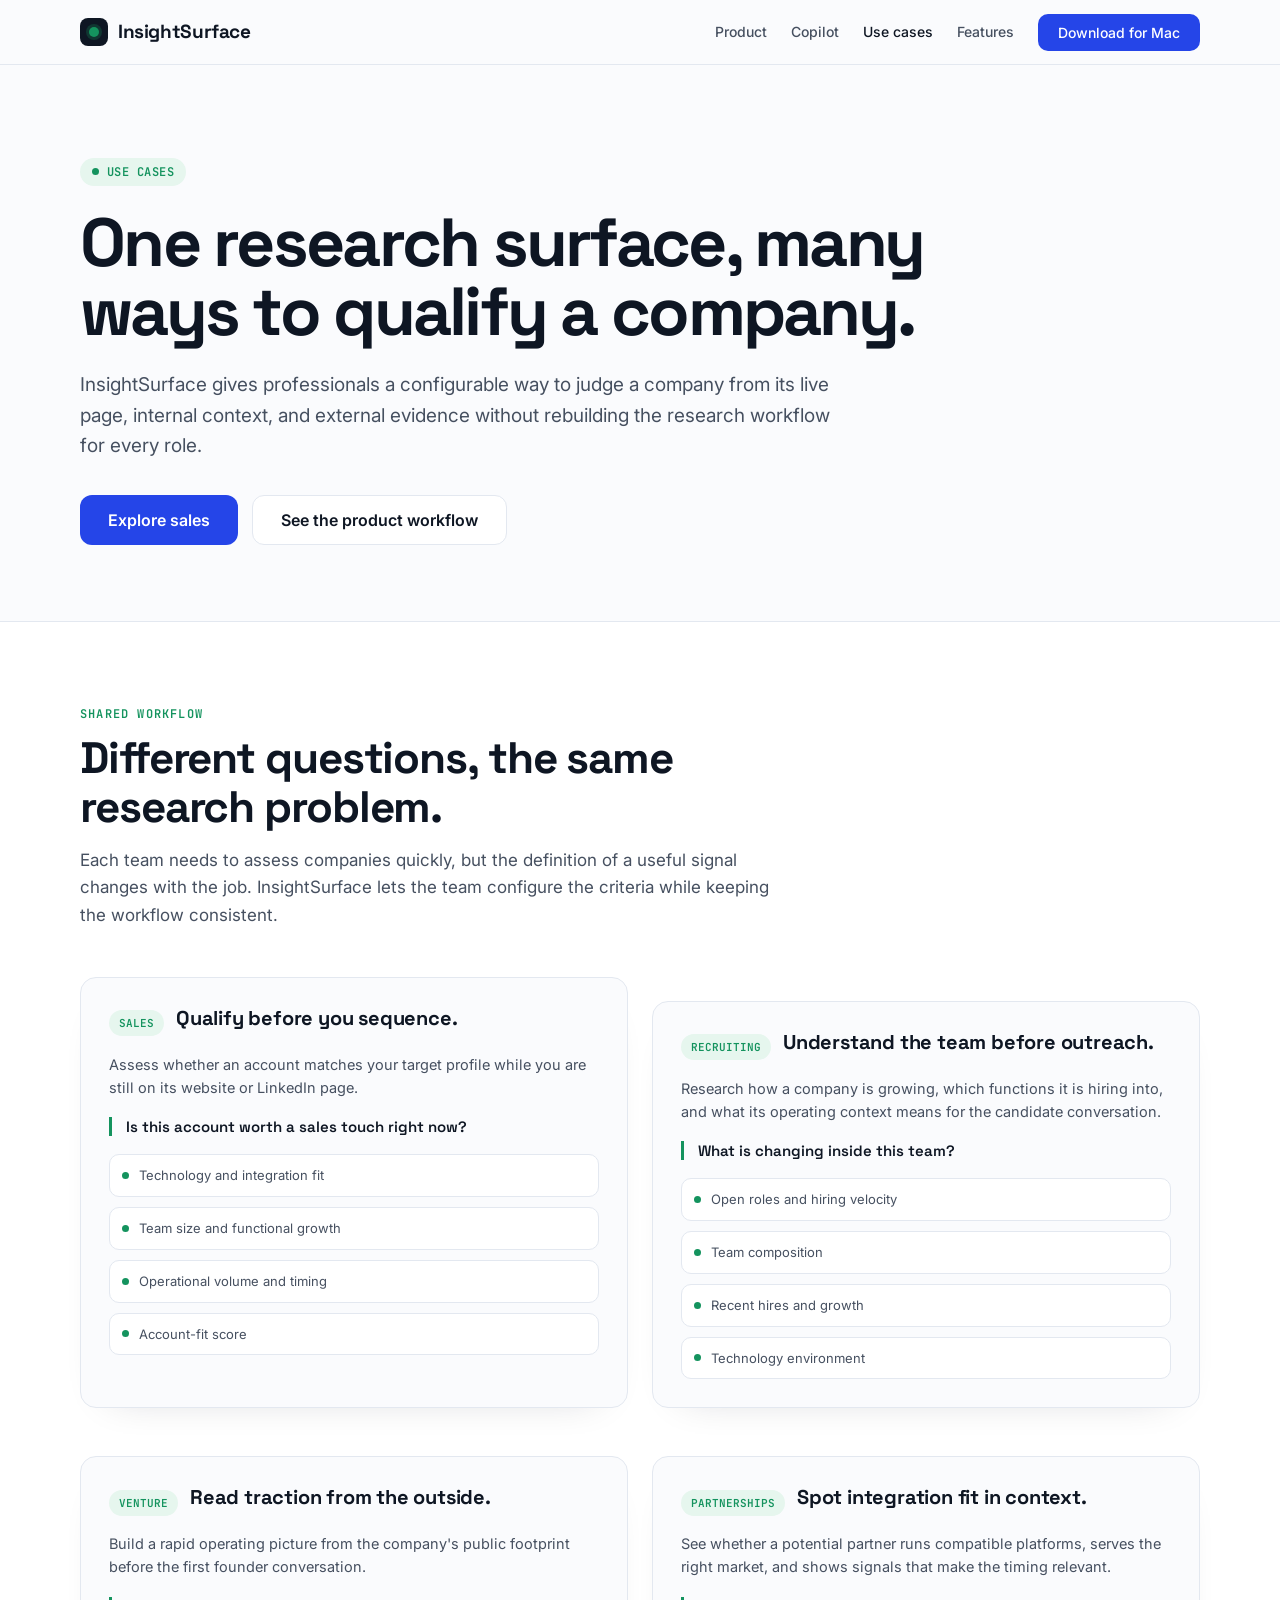
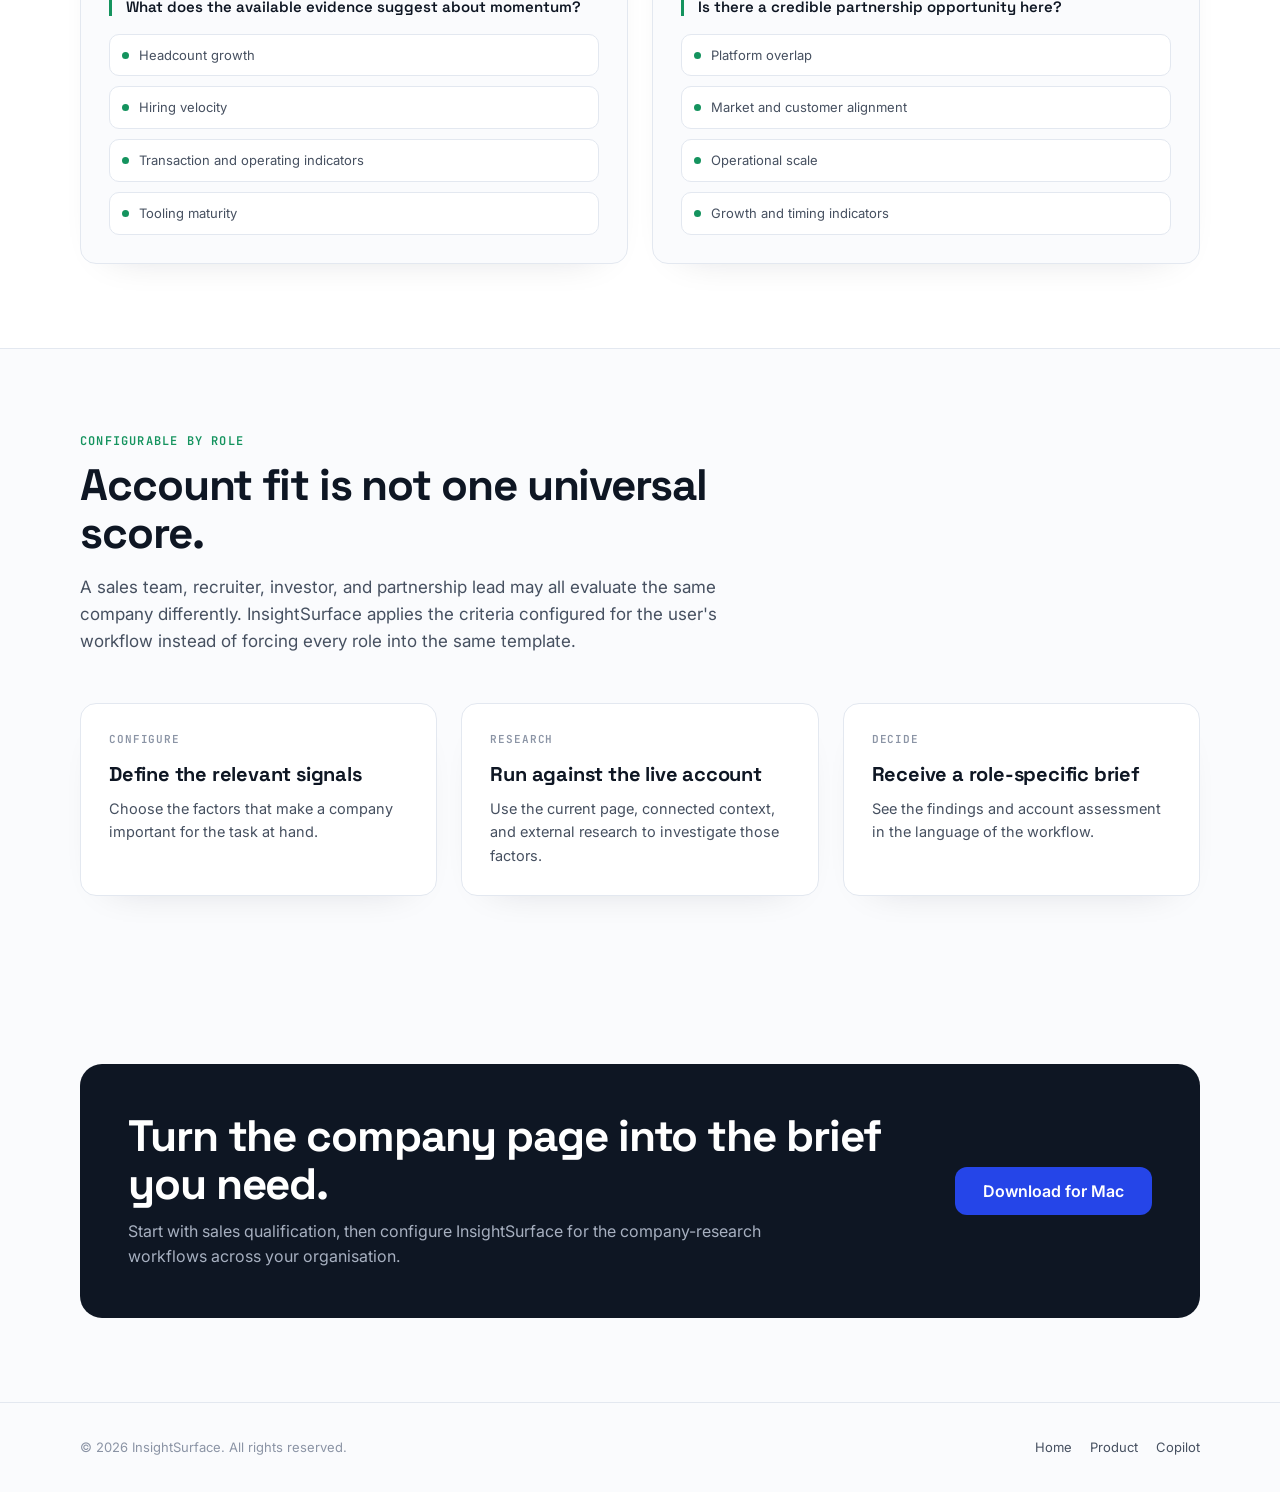
<file: use-cases/index.html>
<!DOCTYPE html>
<html lang="en">
<head>
  <meta charset="UTF-8">
  <meta name="viewport" content="width=device-width, initial-scale=1.0">
  <title>Use cases | InsightSurface</title>
  <meta name="description" content="See how sales, recruiting, venture, and partnership teams use InsightSurface to research and qualify companies from the page in view.">
  <link rel="preconnect" href="https://fonts.googleapis.com">
  <link rel="preconnect" href="https://fonts.gstatic.com" crossorigin>
  <link href="https://fonts.googleapis.com/css2?family=Space+Grotesk:wght@400;500;600;700&amp;family=Inter:wght@400;500;600&amp;family=JetBrains+Mono:wght@400;500;600&amp;display=swap" rel="stylesheet">
  <link rel="stylesheet" href="/site.css">
</head>
<body>
  <nav>
    <div class="wrap nav-inner">
      <a class="logo" href="/"><span class="logo-mark"></span>InsightSurface</a>
      <div class="nav-links">
        <a href="/product/">Product</a>
        <a href="/copilot/">Copilot</a>
        <a class="active" href="/use-cases/">Use cases</a>
        <a href="/#features">Features</a>
        <a class="btn" href="/Scout-for-Mac.dmg" download>Download for Mac</a>
      </div>
    </div>
  </nav>

  <main>
    <header class="wrap page-hero">
      <div class="eyebrow">Use cases</div>
      <h1>One research surface, many ways to qualify a company.</h1>
      <p class="lede">InsightSurface gives professionals a configurable way to judge a company from its live page, internal context, and external evidence without rebuilding the research workflow for every role.</p>
      <div class="hero-actions"><a class="btn btn-lg" href="#sales">Explore sales</a><a class="btn btn-lg btn-secondary" href="/product/">See the product workflow</a></div>
    </header>

    <section class="surface">
      <div class="wrap">
        <div class="section-head"><div class="kicker">Shared workflow</div><h2>Different questions, the same research problem.</h2><p>Each team needs to assess companies quickly, but the definition of a useful signal changes with the job. InsightSurface lets the team configure the criteria while keeping the workflow consistent.</p></div>
        <div class="grid grid-2">
          <article class="card use-case" id="sales"><div class="use-case-head"><span class="pill">Sales</span><h3>Qualify before you sequence.</h3></div><p>Assess whether an account matches your target profile while you are still on its website or LinkedIn page.</p><div class="question">Is this account worth a sales touch right now?</div><div class="signal-list"><div class="signal">Technology and integration fit</div><div class="signal">Team size and functional growth</div><div class="signal">Operational volume and timing</div><div class="signal">Account-fit score</div></div></article>
          <article class="card use-case" id="recruiting"><div class="use-case-head"><span class="pill">Recruiting</span><h3>Understand the team before outreach.</h3></div><p>Research how a company is growing, which functions it is hiring into, and what its operating context means for the candidate conversation.</p><div class="question">What is changing inside this team?</div><div class="signal-list"><div class="signal">Open roles and hiring velocity</div><div class="signal">Team composition</div><div class="signal">Recent hires and growth</div><div class="signal">Technology environment</div></div></article>
          <article class="card use-case" id="venture"><div class="use-case-head"><span class="pill">Venture</span><h3>Read traction from the outside.</h3></div><p>Build a rapid operating picture from the company's public footprint before the first founder conversation.</p><div class="question">What does the available evidence suggest about momentum?</div><div class="signal-list"><div class="signal">Headcount growth</div><div class="signal">Hiring velocity</div><div class="signal">Transaction and operating indicators</div><div class="signal">Tooling maturity</div></div></article>
          <article class="card use-case" id="partnerships"><div class="use-case-head"><span class="pill">Partnerships</span><h3>Spot integration fit in context.</h3></div><p>See whether a potential partner runs compatible platforms, serves the right market, and shows signals that make the timing relevant.</p><div class="question">Is there a credible partnership opportunity here?</div><div class="signal-list"><div class="signal">Platform overlap</div><div class="signal">Market and customer alignment</div><div class="signal">Operational scale</div><div class="signal">Growth and timing indicators</div></div></article>
        </div>
      </div>
    </section>

    <section>
      <div class="wrap">
        <div class="section-head"><div class="kicker">Configurable by role</div><h2>Account fit is not one universal score.</h2><p>A sales team, recruiter, investor, and partnership lead may all evaluate the same company differently. InsightSurface applies the criteria configured for the user's workflow instead of forcing every role into the same template.</p></div>
        <div class="grid grid-3"><article class="card"><div class="card-tag">Configure</div><h3>Define the relevant signals</h3><p>Choose the factors that make a company important for the task at hand.</p></article><article class="card"><div class="card-tag">Research</div><h3>Run against the live account</h3><p>Use the current page, connected context, and external research to investigate those factors.</p></article><article class="card"><div class="card-tag">Decide</div><h3>Receive a role-specific brief</h3><p>See the findings and account assessment in the language of the workflow.</p></article></div>
      </div>
    </section>

    <section><div class="wrap callout"><div><h2>Turn the company page into the brief you need.</h2><p>Start with sales qualification, then configure InsightSurface for the company-research workflows across your organisation.</p></div><a class="btn btn-lg" href="/Scout-for-Mac.dmg" download>Download for Mac</a></div></section>
  </main>

  <footer><div class="wrap footer-inner"><span>© 2026 InsightSurface. All rights reserved.</span><div class="footer-links"><a href="/">Home</a><a href="/product/">Product</a><a href="/copilot/">Copilot</a></div></div></footer>
</body>
</html>
</file>
<file: site.css>
:root {
  --paper: #fafbfd;
  --ink: #0e1623;
  --ink-soft: #465060;
  --ink-faint: #8b94a5;
  --line: #e3e8f0;
  --signal: #14935e;
  --signal-soft: #e6f6ee;
  --action: #2545e8;
  --action-dark: #1b36c2;
  --code-bg: #f1f4f9;
}

* { box-sizing: border-box; margin: 0; padding: 0; }
html { scroll-behavior: smooth; }
body {
  background: var(--paper);
  color: var(--ink);
  font-family: 'Inter', -apple-system, BlinkMacSystemFont, sans-serif;
  line-height: 1.6;
  -webkit-font-smoothing: antialiased;
}

::selection { background: var(--signal-soft); color: var(--signal); }
.wrap { width: min(1120px, calc(100% - 48px)); margin: 0 auto; }

nav {
  position: sticky;
  top: 0;
  z-index: 50;
  border-bottom: 1px solid var(--line);
  background: rgba(250, 251, 253, 0.9);
  backdrop-filter: blur(12px);
}
.nav-inner { min-height: 64px; display: flex; align-items: center; justify-content: space-between; gap: 28px; }
.logo {
  display: inline-flex;
  align-items: center;
  gap: 10px;
  color: var(--ink);
  font-family: 'Space Grotesk', sans-serif;
  font-size: 19px;
  font-weight: 700;
  letter-spacing: -0.02em;
  text-decoration: none;
}
.logo-mark {
  position: relative;
  display: inline-flex;
  width: 28px;
  height: 28px;
  align-items: center;
  justify-content: center;
  flex: 0 0 auto;
  border-radius: 8px;
  background: var(--ink);
}
.logo-mark::after {
  width: 10px;
  height: 10px;
  border-radius: 50%;
  background: var(--signal);
  box-shadow: 0 0 0 3px rgba(20, 147, 94, 0.25);
  content: '';
}
.nav-links { display: flex; align-items: center; gap: 24px; }
.nav-links a { color: var(--ink-soft); font-size: 14px; font-weight: 500; text-decoration: none; }
.nav-links a:hover, .nav-links a.active { color: var(--ink); }
.btn {
  display: inline-flex;
  align-items: center;
  justify-content: center;
  gap: 8px;
  border: 0;
  border-radius: 10px;
  background: var(--action);
  color: #fff !important;
  cursor: pointer;
  font: 600 14px 'Inter', sans-serif;
  padding: 10px 20px;
  text-decoration: none;
  transition: background 0.15s, transform 0.15s;
}
.btn:hover { background: var(--action-dark); transform: translateY(-1px); }
.btn-lg { border-radius: 12px; font-size: 16px; padding: 14px 28px; }
.btn-secondary { border: 1.5px solid var(--line); background: #fff; color: var(--ink) !important; }
.btn-secondary:hover { border-color: var(--ink-faint); background: #fff; }

.page-hero { padding: 92px 0 76px; }
.eyebrow {
  display: inline-flex;
  align-items: center;
  gap: 8px;
  border-radius: 99px;
  margin-bottom: 22px;
  padding: 6px 12px;
  background: var(--signal-soft);
  color: var(--signal);
  font: 600 12px 'JetBrains Mono', monospace;
  letter-spacing: 0.04em;
  text-transform: uppercase;
}
.eyebrow::before { width: 7px; height: 7px; border-radius: 50%; background: var(--signal); content: ''; }
h1, h2, h3 { font-family: 'Space Grotesk', sans-serif; }
h1 { max-width: 850px; font-size: clamp(42px, 6vw, 68px); line-height: 1.02; letter-spacing: -0.04em; }
.lede { max-width: 760px; margin-top: 24px; color: var(--ink-soft); font-size: 19px; }
.hero-actions { display: flex; flex-wrap: wrap; gap: 14px; margin-top: 34px; }
.hero-proof { display: flex; flex-wrap: wrap; gap: 20px; margin-top: 24px; color: var(--ink-faint); font-size: 13px; }

section { padding: 84px 0; }
.surface { border-block: 1px solid var(--line); background: #fff; }
.section-head { max-width: 700px; margin-bottom: 48px; }
.kicker { margin-bottom: 12px; color: var(--signal); font: 600 12px 'JetBrains Mono', monospace; letter-spacing: 0.1em; text-transform: uppercase; }
h2 { margin-bottom: 16px; font-size: clamp(30px, 4vw, 44px); line-height: 1.1; letter-spacing: -0.025em; }
.section-head > p { color: var(--ink-soft); font-size: 17px; }

.grid { display: grid; gap: 24px; }
.grid-2 { grid-template-columns: repeat(2, minmax(0, 1fr)); }
.grid-3 { grid-template-columns: repeat(3, minmax(0, 1fr)); }
.card {
  border: 1px solid var(--line);
  border-radius: 16px;
  background: #fff;
  padding: 28px;
  box-shadow: 0 16px 40px -32px rgba(14, 22, 35, 0.24);
}
.surface .card { background: var(--paper); }
.card-tag { margin-bottom: 16px; color: var(--ink-faint); font: 600 11px 'JetBrains Mono', monospace; letter-spacing: 0.08em; text-transform: uppercase; }
.card h3 { margin-bottom: 10px; font-size: 20px; line-height: 1.25; letter-spacing: -0.01em; }
.card p { color: var(--ink-soft); font-size: 14.5px; }
.signal-list { display: grid; gap: 10px; margin-top: 18px; }
.signal {
  display: flex;
  align-items: center;
  gap: 10px;
  border: 1px solid var(--line);
  border-radius: 10px;
  background: #fff;
  color: var(--ink-soft);
  font-size: 13px;
  padding: 10px 12px;
}
.signal::before { width: 7px; height: 7px; flex: 0 0 auto; border-radius: 50%; background: var(--signal); content: ''; }

.workflow { counter-reset: workflow; }
.workflow .card { position: relative; padding-top: 68px; }
.workflow .card::before {
  position: absolute;
  top: 24px;
  left: 28px;
  color: var(--signal);
  content: counter(workflow, decimal-leading-zero);
  counter-increment: workflow;
  font: 700 13px 'JetBrains Mono', monospace;
}
.callout {
  display: grid;
  grid-template-columns: 1.4fr auto;
  align-items: center;
  gap: 32px;
  border-radius: 22px;
  background: var(--ink);
  color: #fff;
  padding: 48px;
}
.callout h2 { margin-bottom: 10px; color: #fff; }
.callout p { max-width: 650px; color: #a7b0c0; }

.use-case { scroll-margin-top: 86px; }
.use-case + .use-case { margin-top: 24px; }
.use-case-head { display: flex; align-items: center; gap: 12px; margin-bottom: 12px; }
.pill { display: inline-flex; border-radius: 99px; background: var(--signal-soft); color: var(--signal); font: 600 11px 'JetBrains Mono', monospace; padding: 6px 10px; text-transform: uppercase; }
.question { margin-top: 18px; border-left: 3px solid var(--signal); color: var(--ink); font: 600 15px 'Space Grotesk', sans-serif; padding-left: 14px; }

footer { border-top: 1px solid var(--line); padding: 34px 0; color: var(--ink-faint); font-size: 13px; }
.footer-inner { display: flex; justify-content: space-between; gap: 20px; flex-wrap: wrap; }
.footer-links { display: flex; gap: 18px; }
footer a { color: var(--ink-soft); text-decoration: none; }

@media (max-width: 860px) {
  .nav-inner { padding: 12px 0; align-items: flex-start; }
  .nav-links { justify-content: flex-end; flex-wrap: wrap; gap: 12px 18px; }
  .nav-links .btn { display: none; }
  .page-hero { padding: 64px 0 54px; }
  .grid-2, .grid-3 { grid-template-columns: 1fr; }
  .callout { grid-template-columns: 1fr; padding: 34px 28px; }
}

@media (max-width: 560px) {
  .wrap { width: min(100% - 32px, 1120px); }
  .nav-inner { align-items: center; }
  .nav-links a:not(.active) { display: none; }
  h1 { font-size: 42px; }
  section { padding: 64px 0; }
  .card { padding: 24px; }
}

@media (prefers-reduced-motion: reduce) {
  * { scroll-behavior: auto !important; transition: none !important; }
}
</file>
